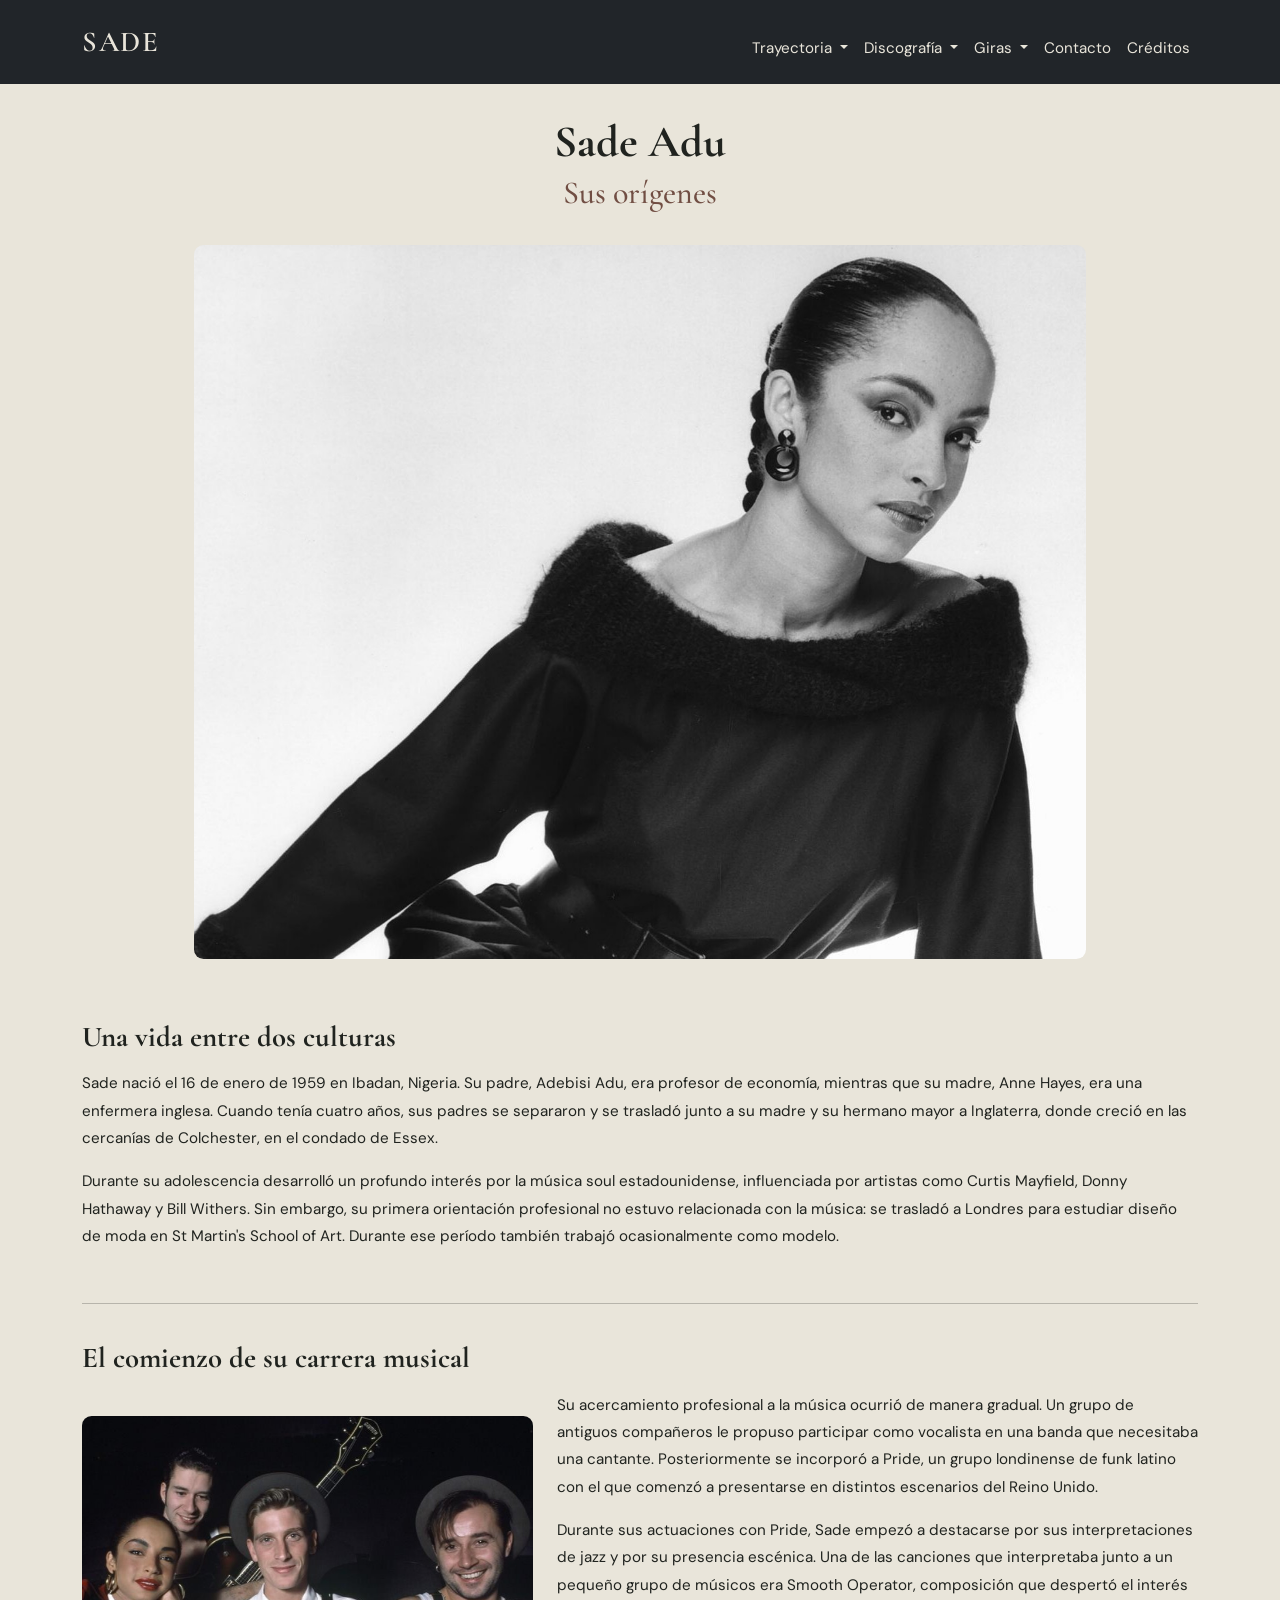
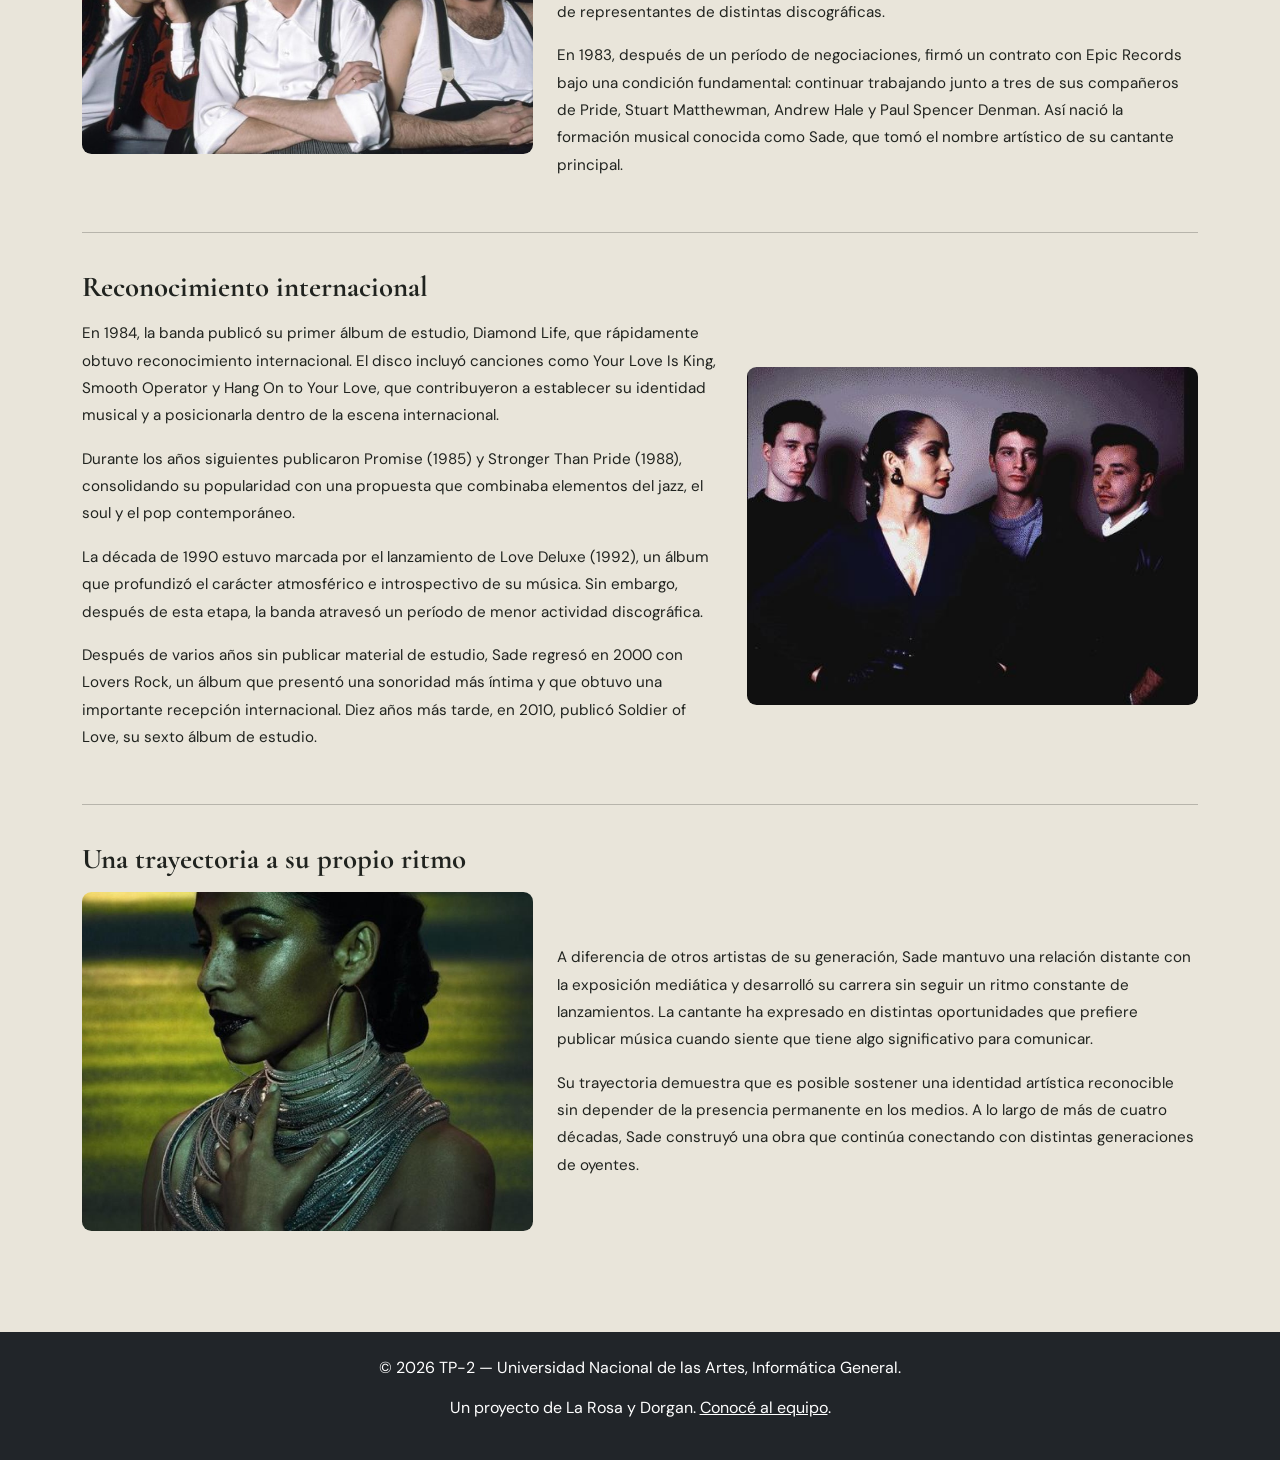
<file: seccion-1/index.html>
<!DOCTYPE html>
<html lang="es">
    <head>
        <meta charset="utf-8">
        <meta name="viewport" content="width=device-width, initial-scale=1">
        <!-- meta viewport configura el área visible de la página en los dispositivos,
       para poder adaptar el contenido a diferentes tamaños de pantalla.

        name="viewport": indica que se está configurando el área visible de la página.

        width=device-width: establece el ancho del viewport para que coincida con el ancho
        de la pantalla del dispositivo.

        initial-scale=1: establece el nivel de zoom inicial en 100%, es decir, sin ampliación
        ni reducción al cargar la página. -->

        <title>Sade Adu: biografía</title>

        <!--FUENTES-->
        <link rel="preconnect" href="https://fonts.googleapis.com">
        <link rel="preconnect" href="https://fonts.gstatic.com" crossorigin>
        <link href="https://fonts.googleapis.com/css2?family=Cormorant+Garamond:ital,wght@0,300..700;1,300..700&family=DM+Sans:ital,opsz,wght@0,9..40,100..1000;1,9..40,100..1000&display=swap" rel="stylesheet">
        
        <!-- Bootstrap CSS -->
        <link href="https://cdn.jsdelivr.net/npm/bootstrap@5.3.8/dist/css/bootstrap.min.css" rel="stylesheet">
        <!-- Propio CSS -->
        <link href="../css/estilos.css" rel="stylesheet">
    </head>
    <body>
        <header>
            <nav class="navbar navbar-expand-lg navbar-dark bg-dark">
                <div class="container">

                    <a class="navbar-brand" href="../index.html">SADE</a>

                    <button class="navbar-toggler" type="button"
                        data-bs-toggle="collapse" data-bs-target="#menuSade"
                        aria-controls="menuSade" aria-expanded="false"
                        aria-label="Abrir navegación">

                        <span class="navbar-toggler-icon"></span>

                    </button>

                    <div class="collapse navbar-collapse" id="menuSade">

                        <ul class="navbar-nav ms-auto">

                            <!-- TRAYECTORIA -->
                            <li class="nav-item dropdown">
                                <a class="nav-link dropdown-toggle" href="#"
                                    role="button" data-bs-toggle="dropdown"
                                    aria-expanded="false">
                                    Trayectoria </a>

                                <ul class="dropdown-menu">
                                    <li>
                                        <a class="dropdown-item" href="index.html">Biografía</a>
                                    </li>

                                    <li>
                                        <a class="dropdown-item" href="evolucion.html">Evolución artística</a>
                                    </li>
                                </ul>
                            </li>

                            <!-- DISCOGRAFÍA -->
                            <li class="nav-item dropdown">
                                <a class="nav-link dropdown-toggle" href="#"
                                    role="button" data-bs-toggle="dropdown"
                                    aria-expanded="false">
                                    Discografía </a>

                                <ul class="dropdown-menu">
                                    <li>
                                        <a class="dropdown-item" href="../seccion-2/index.html">Álbumes </a>
                                    </li>

                                    <li>
                                        <a class="dropdown-item" href="../seccion-2/identidad-visual.html">Identidad visual </a>
                                    </li>
                                </ul>
                            </li>

                            <!-- GIRAS -->
                            <li class="nav-item dropdown">
                                <a class="nav-link dropdown-toggle" href="#"
                                    role="button" data-bs-toggle="dropdown"
                                    aria-expanded="false">
                                    Giras
                                </a>

                                <ul class="dropdown-menu">
                                    <li>
                                        <a class="dropdown-item" href="../seccion-3/index.html">Recorrido en vivo</a>
                                    </li>

                                    <li>
                                        <a class="dropdown-item" href="../seccion-3/legado.html">Legado</a>
                                    </li>
                                </ul>
                            </li>

                            <!-- CONTACTO -->
                            <li class="nav-item">
                                <a class="nav-link" href="../contacto.html">Contacto</a>
                            </li>

                            <!-- CRÉDITOS -->
                            <li class="nav-item">
                                <a class="nav-link" href="../creditos.html">Créditos</a>
                            </li>
                        </ul>
                    </div>
                </div>
            </nav>
        </header>
        <main>
            <div class="container paginaContenedor">

                <div class="encabezadoPagina text-center">
                    <h1 class="tituloPagina">Sade Adu</h1>
                    <h2 class="subtituloPagina">Sus orígenes</h2>
                </div>

                <img src="../img/biografia/biografia-1.jpg" class="img-fluid d-block mx-auto imagenPrincipal" alt="Retrato de Sade">

                <section class="bloqueTexto">
                    <h3>Una vida entre dos culturas</h3>
                    
                    <p>Sade nació el 16 de enero de 1959 en Ibadan, Nigeria. Su padre, Adebisi Adu, era profesor de economía, mientras que su madre, Anne Hayes, era una enfermera inglesa. Cuando tenía cuatro años, sus padres se separaron y se trasladó junto a su madre y su hermano mayor a Inglaterra, donde creció en las cercanías de Colchester, en el condado de Essex. </p>

                    <p>Durante su adolescencia desarrolló un profundo interés por la música soul estadounidense, influenciada por artistas como Curtis Mayfield, Donny Hathaway y Bill Withers. Sin embargo, su primera orientación profesional no estuvo relacionada con la música: se trasladó a Londres para estudiar diseño de moda en St Martin's School of Art. Durante ese período también trabajó ocasionalmente como modelo.</p>
                </section>

                <hr>

                <section class="bloqueTexto">
                    <h3>El comienzo de su carrera musical</h3>

                    <div class="row align-items-center g-4">

                        <div class="col-12 col-md-5">
                            <div class="ratio ratio-4x3">
                                <img src="../img/biografia/biografia-2.jpg" class="w-100 h-100 object-fit-cover imagenApartado" alt="Sade y su banda">
                            </div>
                        </div>

                        <div class="col-12 col-md-7">
                            <p>Su acercamiento profesional a la música ocurrió de manera gradual. Un grupo de antiguos compañeros le propuso participar como vocalista en una banda que necesitaba una cantante. Posteriormente se incorporó a Pride, un grupo londinense de funk latino con el que comenzó a presentarse en distintos escenarios del Reino Unido.</p>

                            <p>Durante sus actuaciones con Pride, Sade empezó a destacarse por sus interpretaciones de jazz y por su presencia escénica. Una de las canciones que interpretaba junto a un pequeño grupo de músicos era Smooth Operator, composición que despertó el interés de representantes de distintas discográficas.</p>

                            <p>En 1983, después de un período de negociaciones, firmó un contrato con Epic Records bajo una condición fundamental: continuar trabajando junto a tres de sus compañeros de Pride, Stuart Matthewman, Andrew Hale y Paul Spencer Denman. Así nació la formación musical conocida como Sade, que tomó el nombre artístico de su cantante principal.</p>
                        </div>
                    </div>
                </section>

                <hr>

                <section class="bloqueTexto">

                    <h3>Reconocimiento internacional</h3>
                    
                    <div class="row align-items-center g-4">

                        <div class="col-12 col-md-7">
                            <p>En 1984, la banda publicó su primer álbum de estudio, Diamond Life, que rápidamente obtuvo reconocimiento internacional. El disco incluyó canciones como Your Love Is King, Smooth Operator y Hang On to Your Love, que contribuyeron a establecer su identidad musical y a posicionarla dentro de la escena internacional.</p>

                            <p>Durante los años siguientes publicaron Promise (1985) y Stronger Than Pride (1988), consolidando su popularidad con una propuesta que combinaba elementos del jazz, el soul y el pop contemporáneo.</p>

                            <p>La década de 1990 estuvo marcada por el lanzamiento de Love Deluxe (1992), un álbum que profundizó el carácter atmosférico e introspectivo de su música. Sin embargo, después de esta etapa, la banda atravesó un período de menor actividad discográfica.</p>

                            <p>Después de varios años sin publicar material de estudio, Sade regresó en 2000 con Lovers Rock, un álbum que presentó una sonoridad más íntima y que obtuvo una importante recepción internacional. Diez años más tarde, en 2010, publicó Soldier of Love, su sexto álbum de estudio.</p>
                        </div>

                        <div class="col-12 col-md-5">
                            <div class="ratio ratio-4x3">
                                <img src="../img/biografia/biografia-3.jpg" class="w-100 h-100 object-fit-cover imagenApartado" alt="Sade y su banda">
                            </div>
                        </div>
                    </div>
                </section>

                <hr>

                <article class="bloqueTexto">
                    <h3>Una trayectoria a su propio ritmo</h3>

                    <div class="row align-items-center g-4">
                        <div class="col-12 col-md-5">
                            <div class="ratio ratio-4x3">
                                <img src="../img/biografia/biografia-4.jpg" class="w-100 h-100 object-fit-cover imagenApartado" alt="Retrato de Sade">
                            </div>
                        </div>
                        <div class="col-12 col-md-7">
                            <p>A diferencia de otros artistas de su generación, Sade mantuvo una relación distante con la exposición mediática y desarrolló su carrera sin seguir un ritmo constante de lanzamientos. La cantante ha expresado en distintas oportunidades que prefiere publicar música cuando siente que tiene algo significativo para comunicar.</p>
                            <p>Su trayectoria demuestra que es posible sostener una identidad artística reconocible sin depender de la presencia permanente en los medios. A lo largo de más de cuatro décadas, Sade construyó una obra que continúa conectando con distintas generaciones de oyentes.</p>
                        </div>
                    </div>
                </article>
            </div>
        </main>
        
        <footer class="bg-dark text-white text-center py-4">

            <p>&copy; 2026 TP-2 — Universidad Nacional de las Artes, Informática General.</p>

            <p>
                Un proyecto de La Rosa y Dorgan.
                <a href="../creditos.html" class="text-white">Conocé al equipo</a>.
            </p>

        </footer>

    <!-- Bootstrap JavaScript -->
    <script src="https://cdn.jsdelivr.net/npm/bootstrap@5.3.8/dist/js/bootstrap.bundle.min.js"></script>
    </body>
</html>
</file>
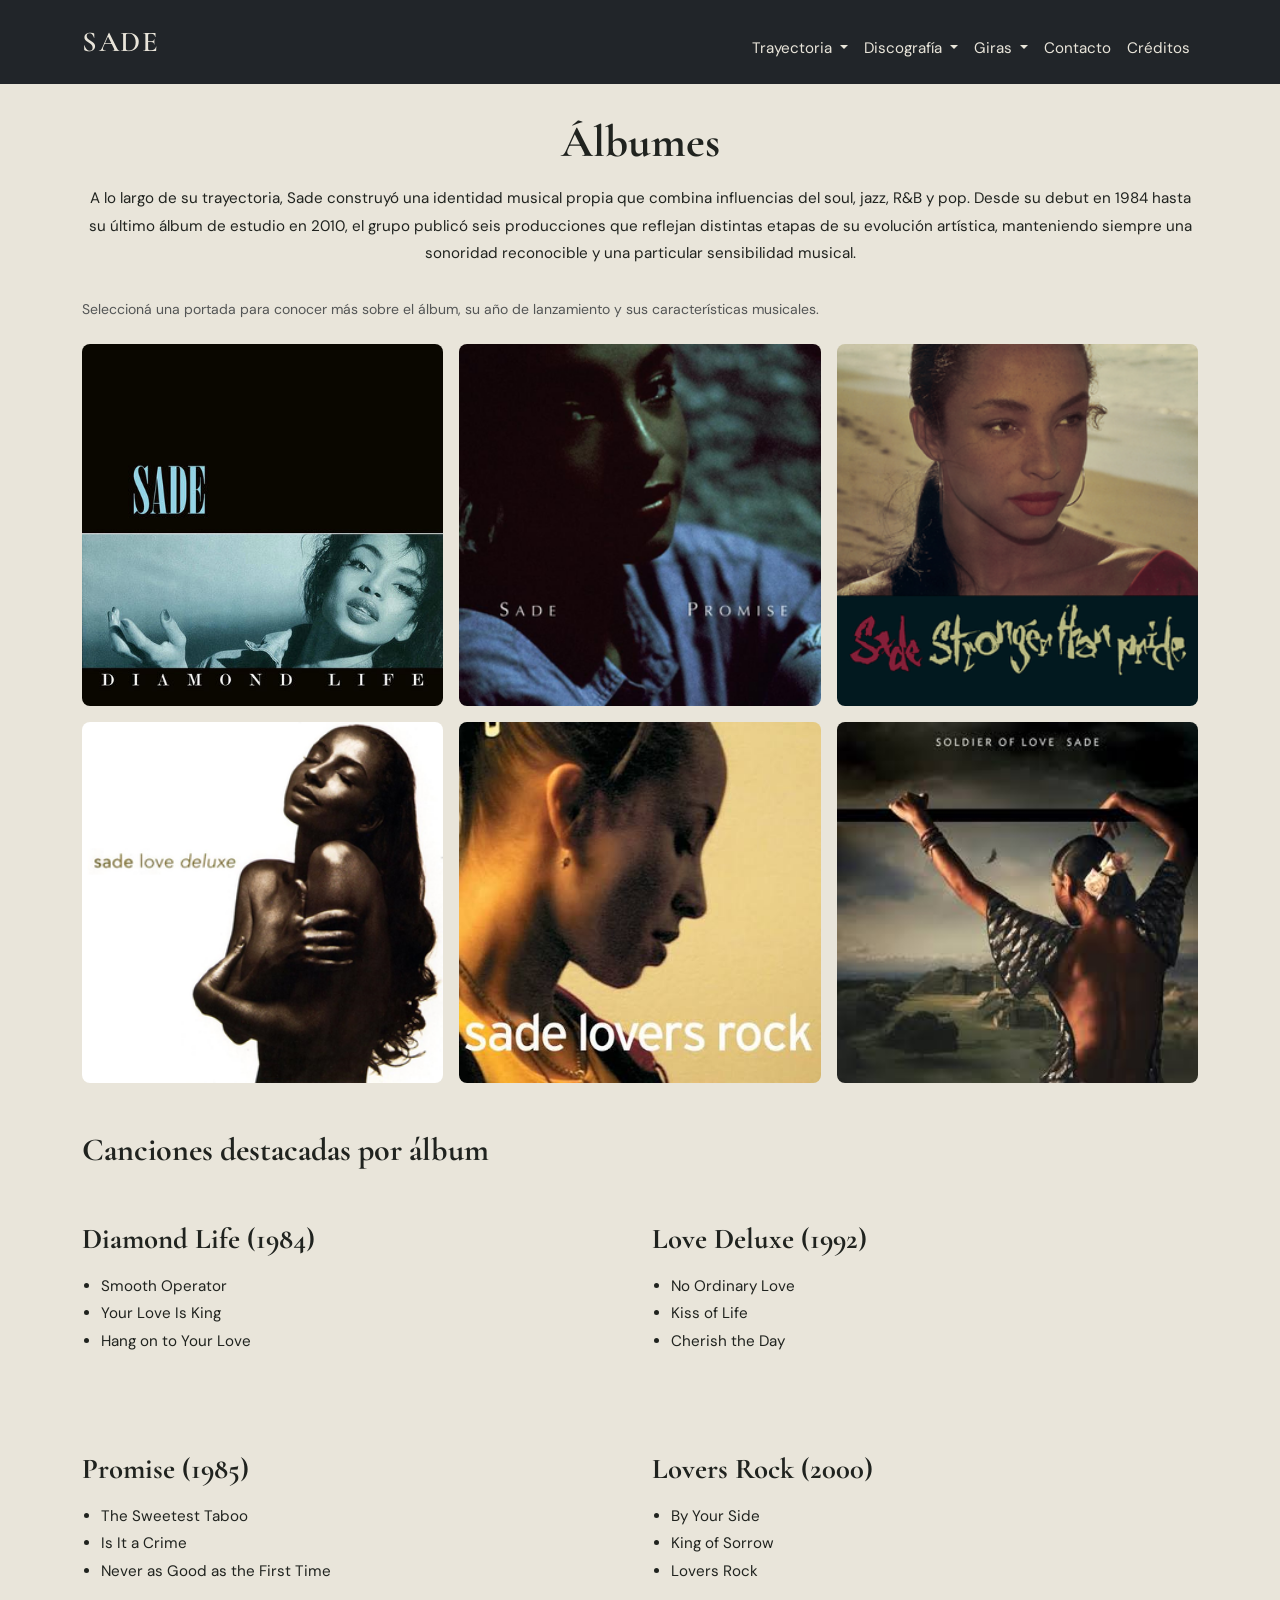
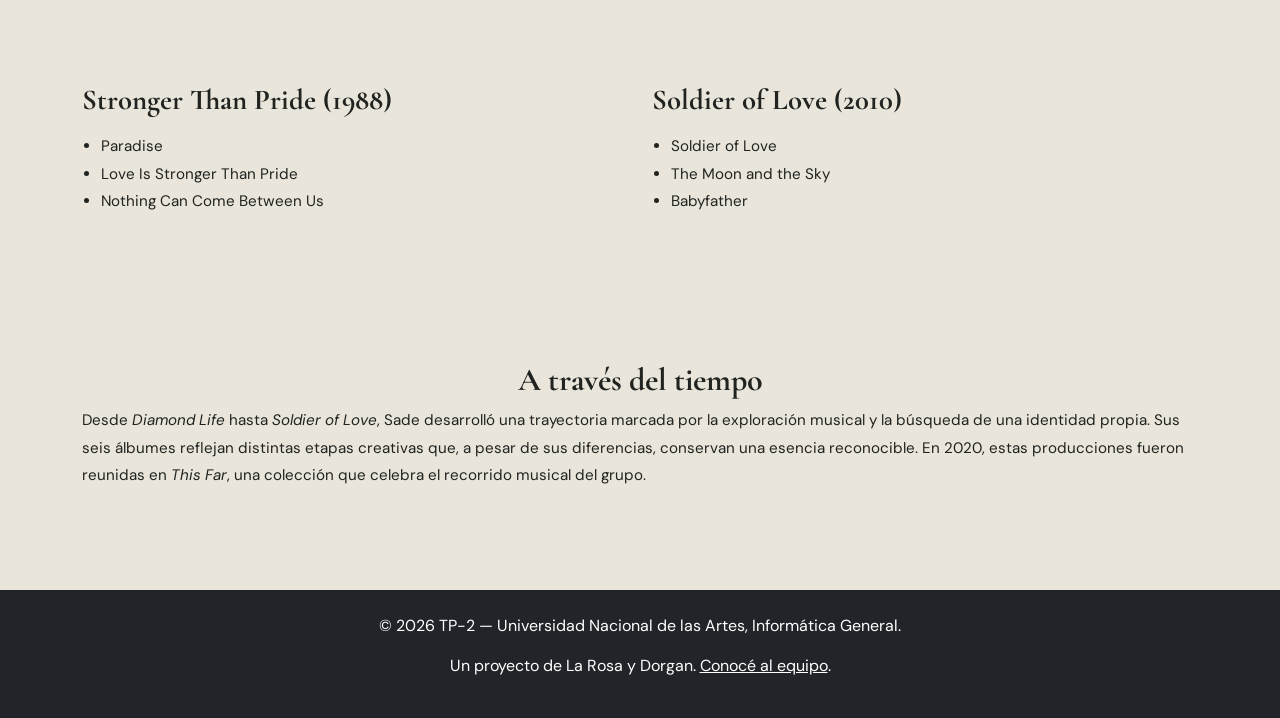
<file: seccion-2/index.html>
<!DOCTYPE html>
<html lang="es">
    <head>
        <meta charset="utf-8">
        <meta name="viewport" content="width=device-width, initial-scale=1">

        <!-- meta viewport configura el área visible de la página en los dispositivos,
        para poder adaptar el contenido a diferentes tamaños de pantalla.

        name="viewport": indica que se está configurando el área visible de la página.

        width=device-width: establece el ancho del viewport para que coincida con el ancho
        de la pantalla del dispositivo.

        initial-scale=1: establece el nivel de zoom inicial en 100%, es decir, sin ampliación
        ni reducción al cargar la página. -->

        <title>Sade Adu: álbumes</title>

        <!-- FUENTES -->
        <link rel="preconnect" href="https://fonts.googleapis.com">
        <link rel="preconnect" href="https://fonts.gstatic.com" crossorigin>
        <link href="https://fonts.googleapis.com/css2?family=Cormorant+Garamond:ital,wght@0,300..700;1,300..700&family=DM+Sans:ital,opsz,wght@0,9..40,100..1000;1,100..1000&display=swap" rel="stylesheet">

        <!-- Bootstrap CSS -->
        <link href="https://cdn.jsdelivr.net/npm/bootstrap@5.3.8/dist/css/bootstrap.min.css" rel="stylesheet">

        <!-- Propio CSS -->
        <link href="../css/estilos.css" rel="stylesheet">
    </head>

    <body>
        <header>
            <nav class="navbar navbar-expand-lg navbar-dark bg-dark">
                <div class="container">

                    <a class="navbar-brand" href="../index.html">SADE</a>

                    <button class="navbar-toggler" type="button"
                        data-bs-toggle="collapse" data-bs-target="#menuSade"
                        aria-controls="menuSade" aria-expanded="false"
                        aria-label="Abrir navegación">

                        <span class="navbar-toggler-icon"></span>

                    </button>

                    <div class="collapse navbar-collapse" id="menuSade">

                        <ul class="navbar-nav ms-auto">

                            <!-- TRAYECTORIA -->
                            <li class="nav-item dropdown">
                                <a class="nav-link dropdown-toggle" href="#"
                                    role="button" data-bs-toggle="dropdown"
                                    aria-expanded="false">
                                    Trayectoria
                                </a>

                                <ul class="dropdown-menu">
                                    <li>
                                        <a class="dropdown-item" href="../seccion-1/index.html">Biografía</a>
                                    </li>

                                    <li>
                                        <a class="dropdown-item" href="../seccion-1/evolucion.html">Evolución artística</a>
                                    </li>
                                </ul>
                            </li>

                            <!-- DISCOGRAFÍA -->
                            <li class="nav-item dropdown">
                                <a class="nav-link dropdown-toggle" href="#"
                                    role="button" data-bs-toggle="dropdown"
                                    aria-expanded="false">
                                    Discografía
                                </a>

                                <ul class="dropdown-menu">
                                    <li>
                                        <a class="dropdown-item" href="index.html">Álbumes</a>
                                    </li>

                                    <li>
                                        <a class="dropdown-item" href="identidad-visual.html">Identidad visual</a>
                                    </li>
                                </ul>
                            </li>

                            <!-- GIRAS -->
                            <li class="nav-item dropdown">
                                <a class="nav-link dropdown-toggle" href="#"
                                    role="button" data-bs-toggle="dropdown"
                                    aria-expanded="false">
                                    Giras
                                </a>

                                <ul class="dropdown-menu">
                                    <li>
                                        <a class="dropdown-item" href="../seccion-3/index.html">Recorrido en vivo</a>
                                    </li>

                                    <li>
                                        <a class="dropdown-item" href="../seccion-3/legado.html">Legado</a>
                                    </li>
                                </ul>
                            </li>

                            <!-- CONTACTO -->
                            <li class="nav-item">
                                <a class="nav-link" href="../contacto.html">Contacto</a>
                            </li>

                            <!-- CRÉDITOS -->
                            <li class="nav-item">
                                <a class="nav-link" href="../creditos.html">Créditos</a>
                            </li>

                        </ul>
                    </div>
                </div>
            </nav>
        </header>

        <main>

            <!-- container: centra el contenido y establece un ancho máximo
            que se adapta al tamaño de pantalla. -->
            <div class="container paginaContenedor">

                <!-- INTRODUCCIÓN -->
                <!-- text-center: centra el texto. -->
                <section class="text-center encabezadoPagina">

                    <h1 class="tituloPagina">Álbumes</h1>

                    <p class="textoIntroduccion">
                        A lo largo de su trayectoria, Sade construyó una identidad
                        musical propia que combina influencias del soul, jazz, R&B
                        y pop. Desde su debut en 1984 hasta su último álbum de
                        estudio en 2010, el grupo publicó seis producciones que
                        reflejan distintas etapas de su evolución artística,
                        manteniendo siempre una sonoridad reconocible y una
                        particular sensibilidad musical.
                    </p>

                </section>

                <!-- GALERÍA DE ÁLBUMES -->

                <p class="text-muted small mb-4">
                    Seleccioná una portada para conocer más sobre el álbum,
                    su año de lanzamiento y sus características musicales.
                </p>

                <!-- row: crea una fila para organizar las columnas.
                g-3: establece un espacio entre las imágenes. -->
                <section class="row g-3 mb-5" aria-label="Galería de álbumes">

                    <!-- col-12: ocupa todo el ancho en celulares (1 imagen por fila).
                    col-md-6: ocupa la mitad del ancho en pantallas medianas (2 por fila).
                    col-lg-4: ocupa un tercio del ancho en pantallas grandes (3 por fila). -->

                    <div class="col-12 col-md-6 col-lg-4">

                        <!-- ratio ratio-1x1: establece un espacio cuadrado.
                        object-fit-cover: hace que la imagen cubra el espacio
                        sin deformarse, recortando lo necesario.
                        data-bs-toggle="modal": identifica el botón como disparador de un modal.
                        data-bs-target: indica qué modal se abrirá.
                        data-album: permite identificar el álbum seleccionado desde JavaScript. -->

                        <button type="button"
                            class="btn p-0 w-100 portadaAlbum ratio ratio-1x1"
                            data-bs-toggle="modal"
                            data-bs-target="#modalAlbum"
                            data-album="diamond-life">

                            <img src="../img/discografia/discografia-1.png"
                                class="object-fit-cover"
                                alt="Portada de Diamond Life">

                        </button>

                    </div>

                    <div class="col-12 col-md-6 col-lg-4">

                        <button type="button"
                            class="btn p-0 w-100 portadaAlbum ratio ratio-1x1"
                            data-bs-toggle="modal"
                            data-bs-target="#modalAlbum"
                            data-album="promise">

                            <img src="../img/discografia/discografia-2.png"
                                class="object-fit-cover"
                                alt="Portada de Promise">

                        </button>

                    </div>

                    <div class="col-12 col-md-6 col-lg-4">

                        <button type="button"
                            class="btn p-0 w-100 portadaAlbum ratio ratio-1x1"
                            data-bs-toggle="modal"
                            data-bs-target="#modalAlbum"
                            data-album="stronger-than-pride">

                            <img src="../img/discografia/discografia-3.png"
                                class="object-fit-cover"
                                alt="Portada de Stronger Than Pride">

                        </button>

                    </div>

                    <div class="col-12 col-md-6 col-lg-4">

                        <button type="button"
                            class="btn p-0 w-100 portadaAlbum ratio ratio-1x1"
                            data-bs-toggle="modal"
                            data-bs-target="#modalAlbum"
                            data-album="love-deluxe">

                            <img src="../img/discografia/discografia-4.png"
                                class="object-fit-cover"
                                alt="Portada de Love Deluxe">

                        </button>

                    </div>

                    <div class="col-12 col-md-6 col-lg-4">

                        <button type="button"
                            class="btn p-0 w-100 portadaAlbum ratio ratio-1x1"
                            data-bs-toggle="modal"
                            data-bs-target="#modalAlbum"
                            data-album="lovers-rock">

                            <img src="../img/discografia/discografia-5.png"
                                class="object-fit-cover"
                                alt="Portada de Lovers Rock">

                        </button>

                    </div>

                    <div class="col-12 col-md-6 col-lg-4">

                        <button type="button"
                            class="btn p-0 w-100 portadaAlbum ratio ratio-1x1"
                            data-bs-toggle="modal"
                            data-bs-target="#modalAlbum"
                            data-album="soldier-of-love">

                            <img src="../img/discografia/discografia-6.png"
                                class="object-fit-cover"
                                alt="Portada de Soldier of Love">

                        </button>

                    </div>

                </section>

                <!-- VENTANA MODAL: INFORMACIÓN DEL ÁLBUM -->

                <!--
                - modal: identifica el componente como una ventana modal.
                - fade: agrega una transición suave al abrir y cerrar.
                - id="modalAlbum": es el identificador que usamos en data-bs-target
                  para conectar los botones con esta ventana.
                - role="dialog": identifica la ventana como un diálogo.
                - aria-labelledby: relaciona el modal con su título.
                - aria-hidden: indica que inicialmente está oculto.
                - modal-dialog: contiene y organiza la ventana.
                - modal-dialog-centered: centra la ventana verticalmente.
                - modal-content: contiene todo lo que se muestra dentro.
                - modal-header: es el encabezado, donde aparece el título y el botón para cerrar.
                - modal-title: identifica el título de la ventana.
                - btn-close: es el botón de cierre.
                - data-bs-dismiss="modal": le indica a Bootstrap que debe cerrar la ventana al hacer clic.
                - modal-body: es el espacio donde mostramos la información de cada álbum.
                -->

                <div class="modal fade" id="modalAlbum" tabindex="-1"
                    role="dialog" aria-labelledby="modalAlbumTitulo"
                    aria-hidden="true">

                    <div class="modal-dialog modal-dialog-centered">

                        <div class="modal-content">

                            <!-- ENCABEZADO -->
                            <div class="modal-header">

                                <h2 class="modal-title" id="modalAlbumTitulo">
                                    Información del álbum
                                </h2>

                                <button type="button" class="btn-close"
                                    data-bs-dismiss="modal" aria-label="Cerrar">
                                </button>

                            </div>

                            <!-- CONTENIDO -->
                            <div class="modal-body">

                                <p id="modalAlbumFecha"></p>

                                <div id="modalAlbumContenido">
                                    <p>Información del álbum seleccionado.</p>
                                </div>

                            </div>

                        </div>

                    </div>

                </div>

                <!-- CANCIONES DESTACADAS -->

                <!-- mb-5: agrega espacio inferior para separar esta sección
                de la siguiente. -->
                <section class="mb-5">

                    <h2 class="tituloSeccion">Canciones destacadas por álbum</h2>

                    <div class="row g-4 mt-2">

                        <!-- col-12: ocupa todo el ancho en pantallas pequeñas.
                        col-md-6: ocupa la mitad del ancho desde pantallas medianas. -->
                        <div class="col-12 col-md-6">

                            <div class="bloqueTexto">
                                <h3>Diamond Life (1984)</h3>
                                <ul>
                                    <li>Smooth Operator</li>
                                    <li>Your Love Is King</li>
                                    <li>Hang on to Your Love</li>
                                </ul>
                            </div>

                            <div class="bloqueTexto">
                                <h3>Promise (1985)</h3>
                                <ul>
                                    <li>The Sweetest Taboo</li>
                                    <li>Is It a Crime</li>
                                    <li>Never as Good as the First Time</li>
                                </ul>
                            </div>

                            <div class="bloqueTexto">
                                <h3>Stronger Than Pride (1988)</h3>
                                <ul>
                                    <li>Paradise</li>
                                    <li>Love Is Stronger Than Pride</li>
                                    <li>Nothing Can Come Between Us</li>
                                </ul>
                            </div>

                        </div>

                        <div class="col-12 col-md-6">

                            <div class="bloqueTexto">
                                <h3>Love Deluxe (1992)</h3>
                                <ul>
                                    <li>No Ordinary Love</li>
                                    <li>Kiss of Life</li>
                                    <li>Cherish the Day</li>
                                </ul>
                            </div>

                            <div class="bloqueTexto">
                                <h3>Lovers Rock (2000)</h3>
                                <ul>
                                    <li>By Your Side</li>
                                    <li>King of Sorrow</li>
                                    <li>Lovers Rock</li>
                                </ul>
                            </div>

                            <div class="bloqueTexto">
                                <h3>Soldier of Love (2010)</h3>
                                <ul>
                                    <li>Soldier of Love</li>
                                    <li>The Moon and the Sky</li>
                                    <li>Babyfather</li>
                                </ul>
                            </div>

                        </div>

                    </div>

                </section>

                <!-- CIERRE -->

                <!-- mt-5: agrega margen superior para separar el cierre
                de la sección anterior. -->
                <section class="mt-5 bloqueTexto">

                    <h2 class="text-center tituloSeccion">A través del tiempo</h2>

                    <p>
                        Desde <em>Diamond Life</em> hasta <em>Soldier of Love</em>,
                        Sade desarrolló una trayectoria marcada por la exploración
                        musical y la búsqueda de una identidad propia. Sus seis
                        álbumes reflejan distintas etapas creativas que, a pesar
                        de sus diferencias, conservan una esencia reconocible.
                        En 2020, estas producciones fueron reunidas en
                        <em>This Far</em>, una colección que celebra el recorrido
                        musical del grupo.
                    </p>

                </section>

            </div>

        </main>

        <footer class="bg-dark text-white text-center py-4">

            <p>&copy; 2026 TP-2 — Universidad Nacional de las Artes, Informática General.</p>

            <p>
                Un proyecto de La Rosa y Dorgan.
                <a href="../creditos.html" class="text-white">Conocé al equipo</a>.
            </p>

        </footer>

        <!-- Bootstrap JavaScript -->
        <script src="https://cdn.jsdelivr.net/npm/bootstrap@5.3.8/dist/js/bootstrap.bundle.min.js"></script>

        <script src="../js/galeria.js"></script>

    </body>
</html>
</file>
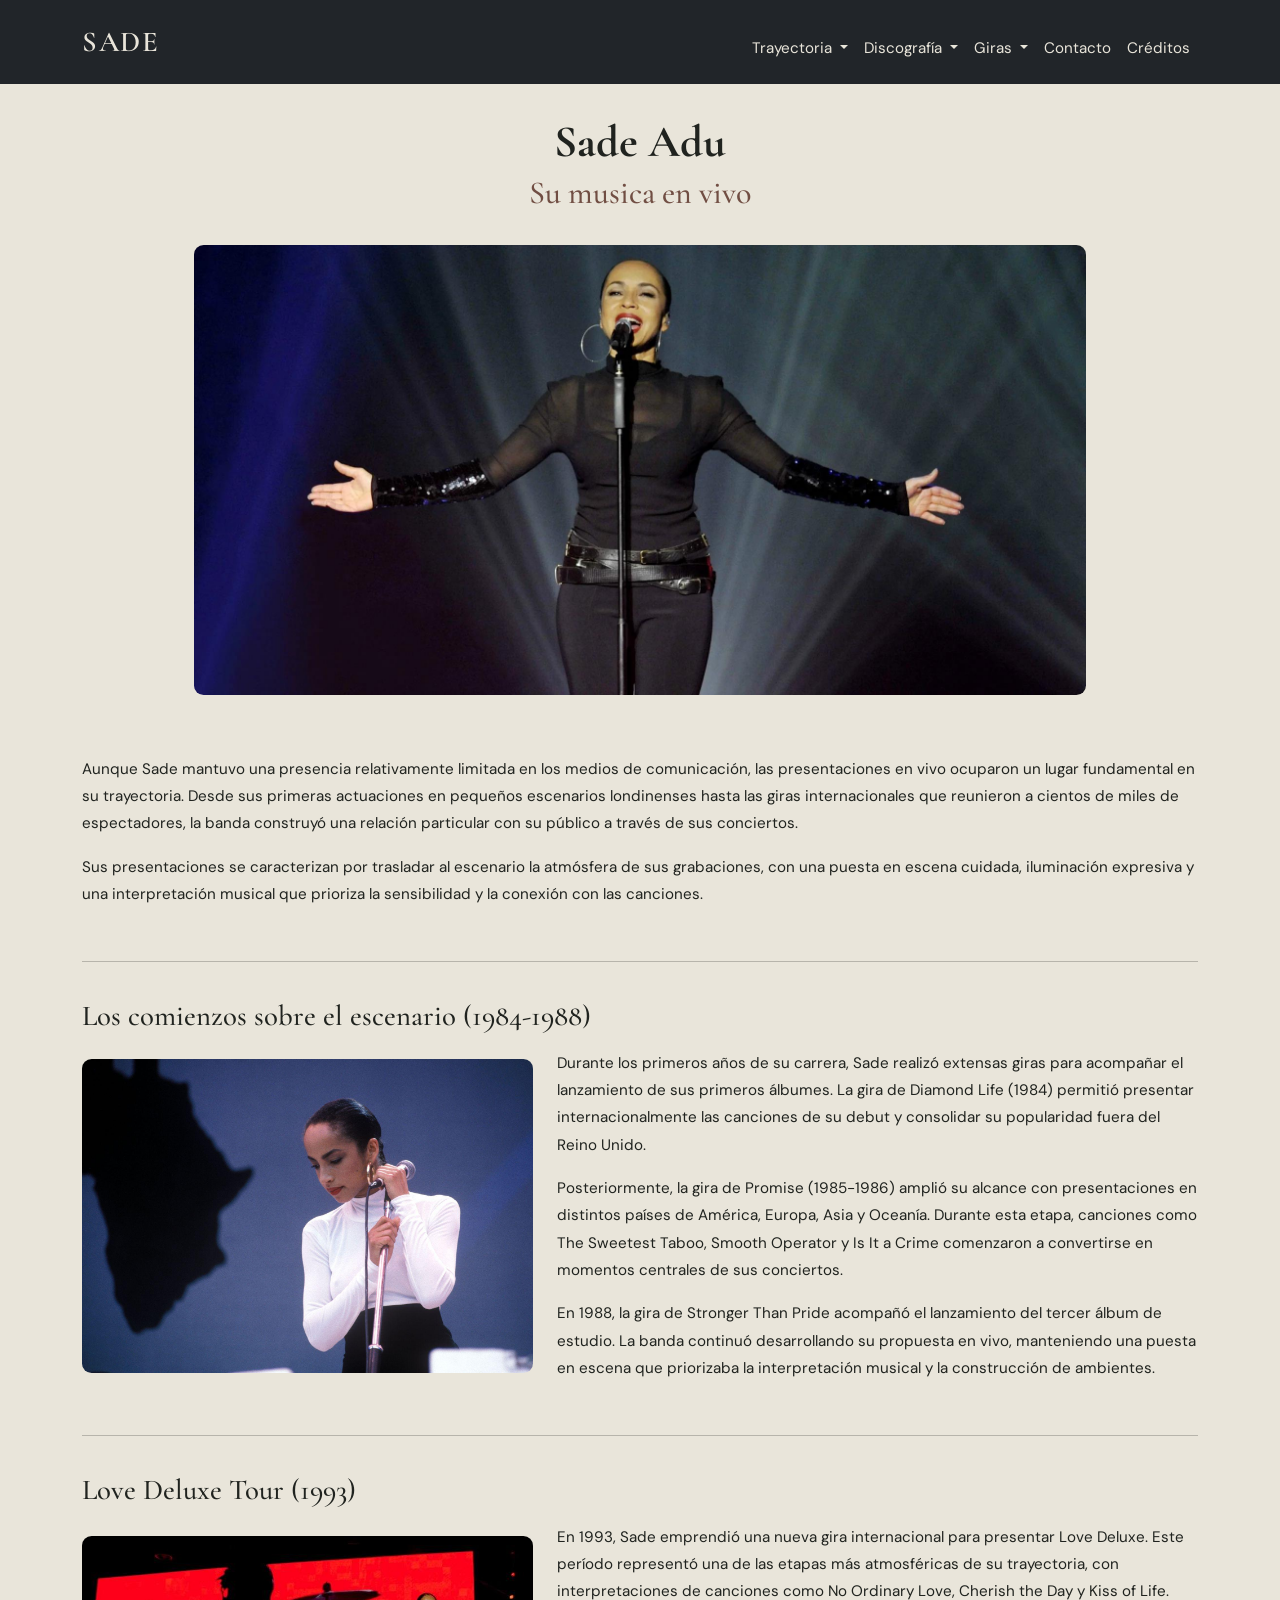
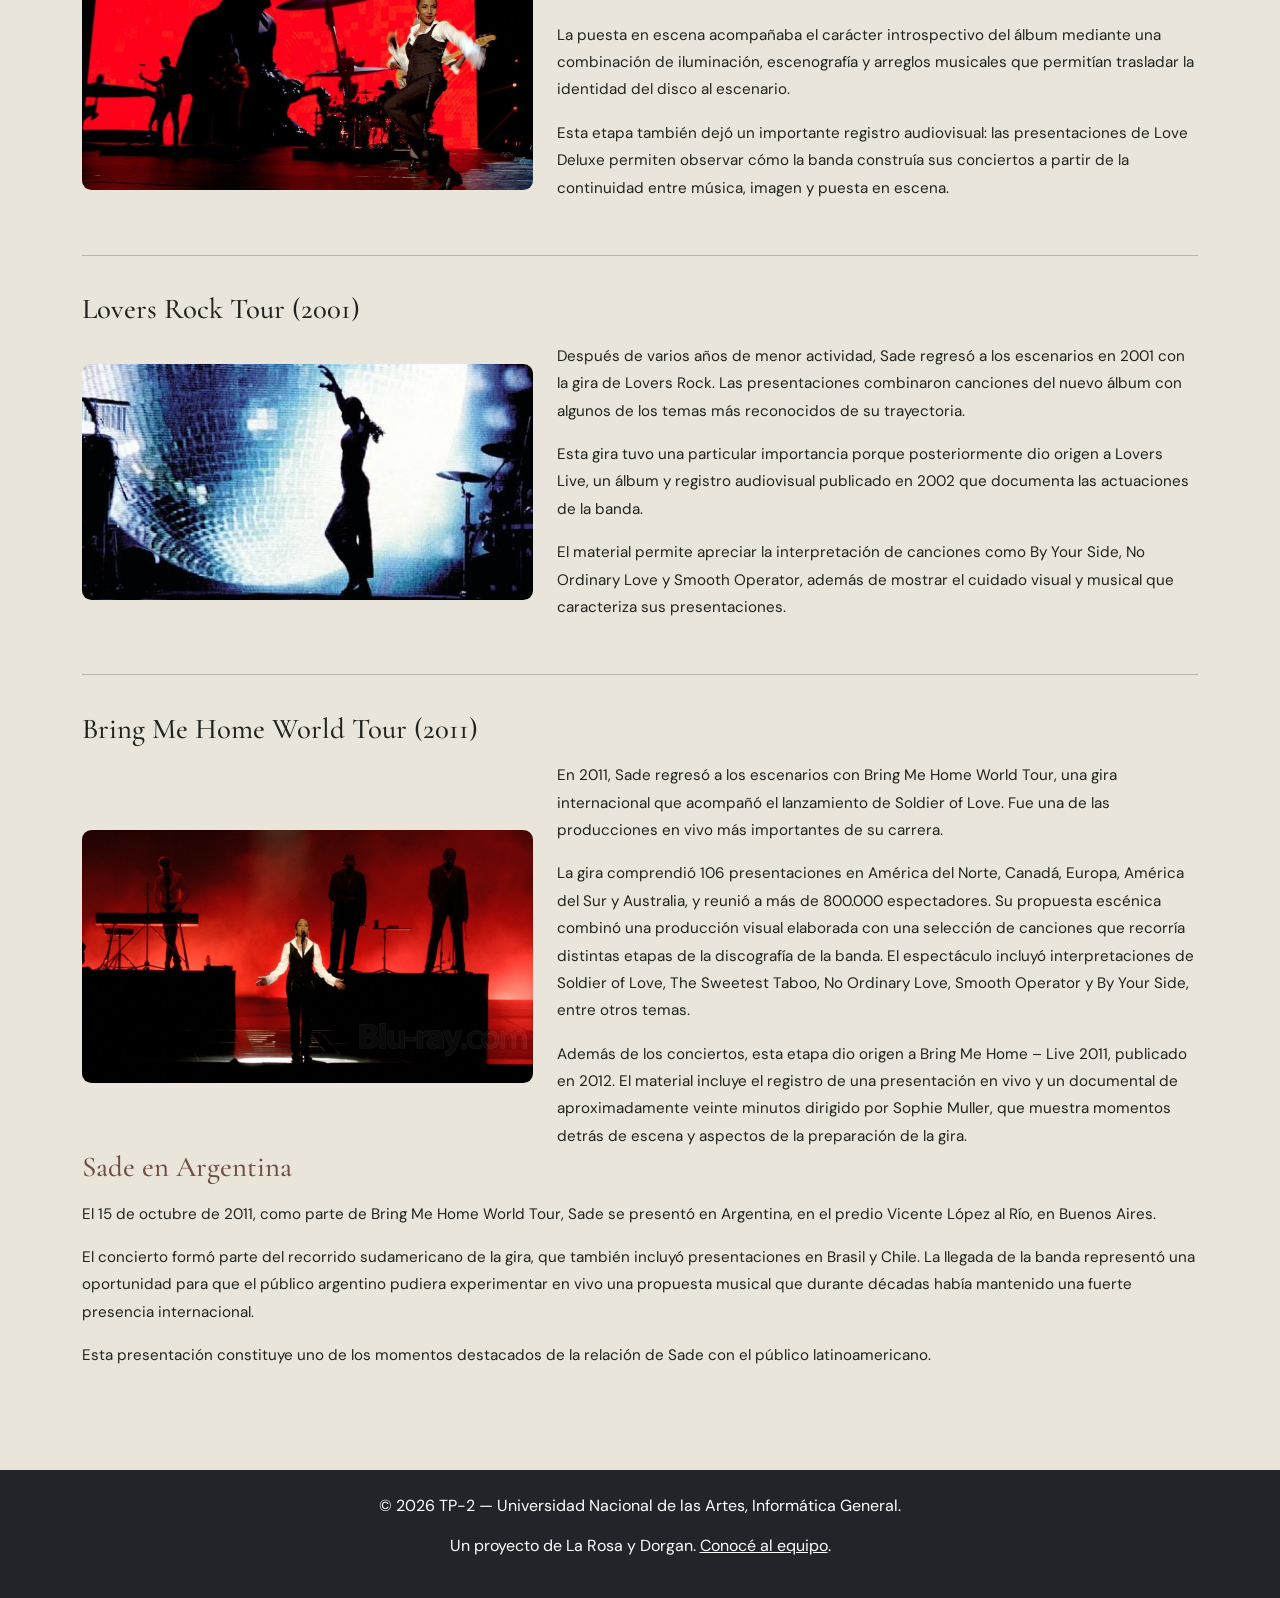
<file: seccion-3/index.html>
<!DOCTYPE html>
<html lang="es">
    <head>
        <meta charset="utf-8">
        <meta name="viewport" content="width=device-width, initial-scale=1">
        <!-- meta viewport configura el área visible de la página en los dispositivos,
       para poder adaptar el contenido a diferentes tamaños de pantalla.

        name="viewport": indica que se está configurando el área visible de la página.

        width=device-width: establece el ancho del viewport para que coincida con el ancho
        de la pantalla del dispositivo.

        initial-scale=1: establece el nivel de zoom inicial en 100%, es decir, sin ampliación
        ni reducción al cargar la página. -->

        <title>Sade Adu: giras</title>

        <!--FUENTES-->
        <link rel="preconnect" href="https://fonts.googleapis.com">
        <link rel="preconnect" href="https://fonts.gstatic.com" crossorigin>
        <link href="https://fonts.googleapis.com/css2?family=Cormorant+Garamond:ital,wght@0,300..700;1,300..700&family=DM+Sans:ital,opsz,wght@0,9..40,100..1000;1,9..40,100..1000&display=swap" rel="stylesheet">
        
        <link href="https://cdn.jsdelivr.net/npm/bootstrap@5.3.8/dist/css/bootstrap.min.css" rel="stylesheet">
        <!-- Propio CSS -->
        <link href="../css/estilos.css" rel="stylesheet">
    </head>
    <body>
        <header>
            <nav class="navbar navbar-expand-lg navbar-dark bg-dark">
                <div class="container">

                    <a class="navbar-brand" href="../index.html">SADE</a>

                    <button class="navbar-toggler" type="button"
                        data-bs-toggle="collapse" data-bs-target="#menuSade"
                        aria-controls="menuSade" aria-expanded="false"
                        aria-label="Abrir navegación">

                        <span class="navbar-toggler-icon"></span>

                    </button>

                    <div class="collapse navbar-collapse" id="menuSade">

                        <ul class="navbar-nav ms-auto">

                            <!-- TRAYECTORIA -->
                            <li class="nav-item dropdown">
                                <a class="nav-link dropdown-toggle" href="#"
                                    role="button" data-bs-toggle="dropdown"
                                    aria-expanded="false">
                                    Trayectoria </a>

                                <ul class="dropdown-menu">
                                    <li>
                                        <a class="dropdown-item" href="../seccion-1/index.html">Biografía</a>
                                    </li>

                                    <li>
                                        <a class="dropdown-item" href="../seccion-1/evolucion.html">Evolución artística</a>
                                    </li>
                                </ul>
                            </li>

                            <!-- DISCOGRAFÍA -->
                            <li class="nav-item dropdown">
                                <a class="nav-link dropdown-toggle" href="#"
                                    role="button" data-bs-toggle="dropdown"
                                    aria-expanded="false">
                                    Discografía </a>

                                <ul class="dropdown-menu">
                                    <li>
                                        <a class="dropdown-item" href="../seccion-2/index.html">Álbumes </a>
                                    </li>

                                    <li>
                                        <a class="dropdown-item" href="../seccion-2/identidad-visual.html">Identidad visual </a>
                                    </li>
                                </ul>
                            </li>

                            <!-- GIRAS -->
                            <li class="nav-item dropdown">
                                <a class="nav-link dropdown-toggle" href="#"
                                    role="button" data-bs-toggle="dropdown"
                                    aria-expanded="false">
                                    Giras
                                </a>

                                <ul class="dropdown-menu">
                                    <li>
                                        <a class="dropdown-item" href="index.html">Recorrido en vivo</a>
                                    </li>

                                    <li>
                                        <a class="dropdown-item" href="legado.html">Legado</a>
                                    </li>
                                </ul>
                            </li>

                            <!-- CONTACTO -->
                            <li class="nav-item">
                                <a class="nav-link" href="../contacto.html">Contacto</a>
                            </li>

                            <!-- CRÉDITOS -->
                            <li class="nav-item">
                                <a class="nav-link" href="../creditos.html">Créditos</a>
                            </li>
                        </ul>
                    </div>
                </div>
            </nav>
        </header>
        <main>
             <div class="container paginaContenedor">

                <div class="text-center encabezadoPagina">
                    <h1 class="tituloPagina">Sade Adu</h1>
                    <h2 class="subtituloPagina">Su musica en vivo</h2>
                </div>
                
                <img src="../img/giras/giras-1.jpg" class="img-fluid d-block mx-auto imagenPrincipal" alt="Sade cantando en vivo">
            
                <section class="bloqueTexto">
                    <p>Aunque Sade mantuvo una presencia relativamente limitada en los medios de comunicación, las presentaciones en vivo ocuparon un lugar fundamental en su trayectoria. Desde sus primeras actuaciones en pequeños escenarios londinenses hasta las giras internacionales que reunieron a cientos de miles de espectadores, la banda construyó una relación particular con su público a través de sus conciertos.</p>

                    <p>Sus presentaciones se caracterizan por trasladar al escenario la atmósfera de sus grabaciones, con una puesta en escena cuidada, iluminación expresiva y una interpretación musical que prioriza la sensibilidad y la conexión con las canciones.</p>
                </section>

                <hr>

                <section class="bloqueTexto">
                    <h3 class="subtituloPagina">Los comienzos sobre el escenario (1984-1988)</h3>

                    <div class="row align-items-center g-4">
                        <div class="col-12 col-md-5">
                            <img src="../img/giras/giras-2.jpg" class="img-fluid imagenApartado" alt="Sade en el concerto Live Aid, 1985">
                        </div>
                    
                        <div class="col-12 col-md-7">
                        <p>Durante los primeros años de su carrera, Sade realizó extensas giras para acompañar el lanzamiento de sus primeros álbumes. La gira de Diamond Life (1984) permitió presentar internacionalmente las canciones de su debut y consolidar su popularidad fuera del Reino Unido.</p>

                        <p>Posteriormente, la gira de Promise (1985-1986) amplió su alcance con presentaciones en distintos países de América, Europa, Asia y Oceanía. Durante esta etapa, canciones como The Sweetest Taboo, Smooth Operator y Is It a Crime comenzaron a convertirse en momentos centrales de sus conciertos.</p>

                        <p>En 1988, la gira de Stronger Than Pride acompañó el lanzamiento del tercer álbum de estudio. La banda continuó desarrollando su propuesta en vivo, manteniendo una puesta en escena que priorizaba la interpretación musical y la construcción de ambientes.</p>
                        </div>
                    </div>
                </section>

                <hr>

                <section class="bloqueTexto">
                    <h3 class="subtituloPagina">Love Deluxe Tour (1993)</h3>

                    <div class="row align-items-center g-4">

                        <div class="col-12 col-md-5">
                            <img src="../img/giras/giras-3.jpg" class="img-fluid imagenApartado" alt="Sade en vivo en San Diego 1993">
                        </div>                  

                        <div class="col-12 col-md-7">
                            <p>En 1993, Sade emprendió una nueva gira internacional para presentar Love Deluxe. Este período representó una de las etapas más atmosféricas de su trayectoria, con interpretaciones de canciones como No Ordinary Love, Cherish the Day y Kiss of Life.</p>

                            <p>La puesta en escena acompañaba el carácter introspectivo del álbum mediante una combinación de iluminación, escenografía y arreglos musicales que permitían trasladar la identidad del disco al escenario.</p>

                            <p>Esta etapa también dejó un importante registro audiovisual: las presentaciones de Love Deluxe permiten observar cómo la banda construía sus conciertos a partir de la continuidad entre música, imagen y puesta en escena.</p>
                        </div>      
                    </div>
                </section>
                
                <hr>

                <section class="bloqueTexto">
                    <h3 class="subtituloPagina">Lovers Rock Tour (2001)</h3>
                    <div class="row align-items-center g-4">

                        <div class="col-12 col-md-5">
                            <img src="../img/giras/giras-4.jpg" class="img-fluid imagenApartado" alt="Sade en Lovers Rock Tour 2001">
                        </div>                  
                        
                        <div class="col-12 col-md-7">
                            <p>Después de varios años de menor actividad, Sade regresó a los escenarios en 2001 con la gira de Lovers Rock. Las presentaciones combinaron canciones del nuevo álbum con algunos de los temas más reconocidos de su trayectoria.</p>

                            <p>Esta gira tuvo una particular importancia porque posteriormente dio origen a Lovers Live, un álbum y registro audiovisual publicado en 2002 que documenta las actuaciones de la banda.</p>

                            <p>El material permite apreciar la interpretación de canciones como By Your Side, No Ordinary Love y Smooth Operator, además de mostrar el cuidado visual y musical que caracteriza sus presentaciones.</p>
                        </div>
                    </div>
                </section>

                <hr>

                <section class="bloqueTexto">
                    <h3 class="subtituloPagina">Bring Me Home World Tour (2011)</h3>

                    <div class="row align-items-center g-4">

                        <div class="col-12 col-md-5">
                            <img src="../img/giras/giras-5.jpg" class="img-fluid imagenApartado" alt="Sade en Bring Me Home World Tour 2011">
                        </div>                  
                        
                        <div class="col-12 col-md-7">
                            <p>En 2011, Sade regresó a los escenarios con Bring Me Home World Tour, una gira internacional que acompañó el lanzamiento de Soldier of Love. Fue una de las producciones en vivo más importantes de su carrera.</p>

                            <p>La gira comprendió 106 presentaciones en América del Norte, Canadá, Europa, América del Sur y Australia, y reunió a más de 800.000 espectadores. Su propuesta escénica combinó una producción visual elaborada con una selección de canciones que recorría distintas etapas de la discografía de la banda. El espectáculo incluyó interpretaciones de Soldier of Love, The Sweetest Taboo, No Ordinary Love, Smooth Operator y By Your Side, entre otros temas.</p>

                            <p>Además de los conciertos, esta etapa dio origen a Bring Me Home – Live 2011, publicado en 2012. El material incluye el registro de una presentación en vivo y un documental de aproximadamente veinte minutos dirigido por Sophie Muller, que muestra momentos detrás de escena y aspectos de la preparación de la gira.</p>
                        </div>
                    </div>

                    <article class="bloqueInterno">
                        <h3 class="subtituloPagina">Sade en Argentina</h3>

                        <p>El 15 de octubre de 2011, como parte de Bring Me Home World Tour, Sade se presentó en Argentina, en el predio Vicente López al Río, en Buenos Aires.</p>

                        <p>El concierto formó parte del recorrido sudamericano de la gira, que también incluyó presentaciones en Brasil y Chile. La llegada de la banda representó una oportunidad para que el público argentino pudiera experimentar en vivo una propuesta musical que durante décadas había mantenido una fuerte presencia internacional.</p>

                        <p>Esta presentación constituye uno de los momentos destacados de la relación de Sade con el público latinoamericano.</p>
                    </article>
                </section>
            </div>    
        </main>
        
        <footer class="bg-dark text-white text-center py-4">

            <p>&copy; 2026 TP-2 — Universidad Nacional de las Artes, Informática General.</p>

            <p>
                Un proyecto de La Rosa y Dorgan.
                <a href="../creditos.html" class="text-white">Conocé al equipo</a>.
            </p>

        </footer>

        <!-- Bootstrap JavaScript -->
       <script src="https://cdn.jsdelivr.net/npm/bootstrap@5.3.8/dist/js/bootstrap.bundle.min.js"></script>
    </body>
</html>
</file>
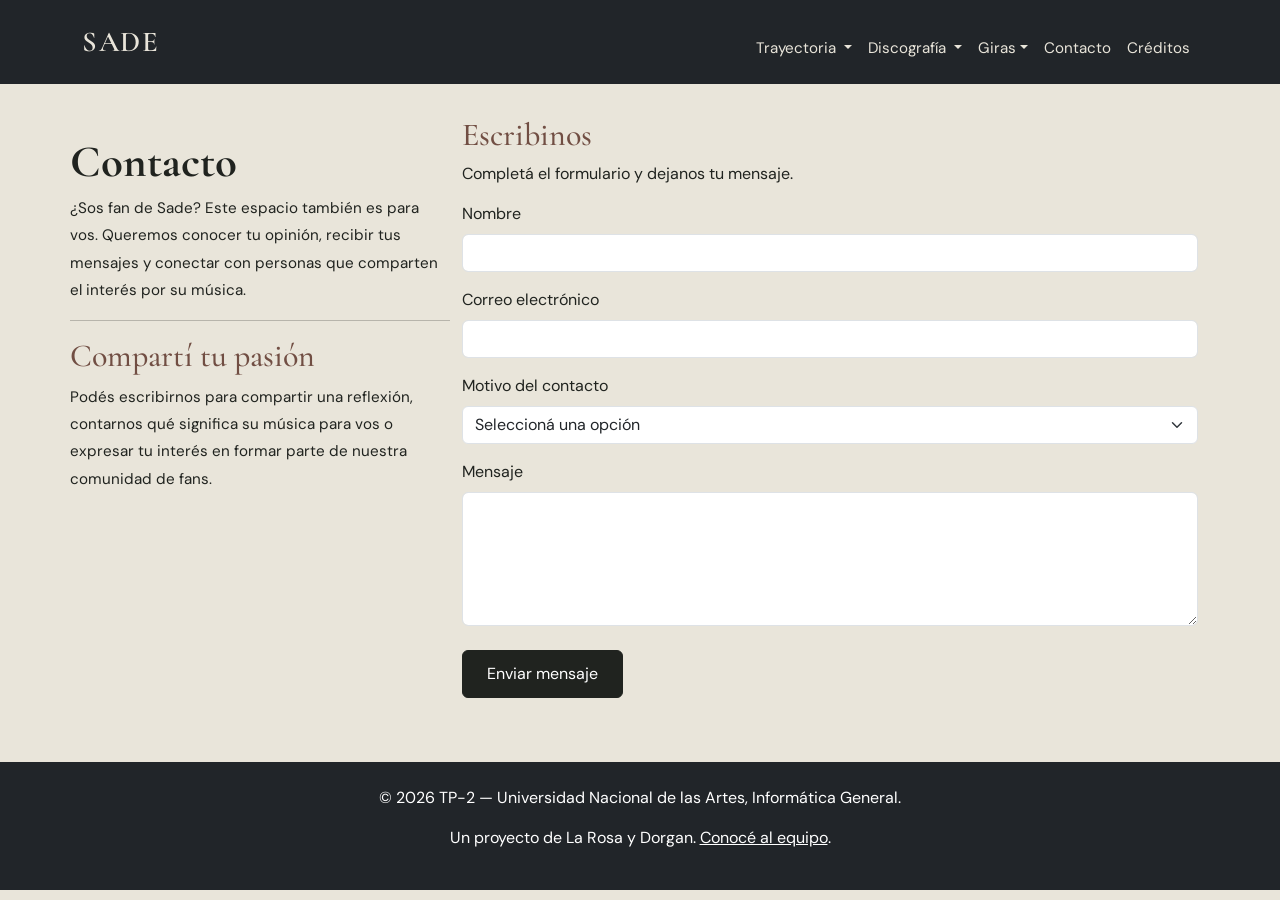
<file: contacto.html>
<!DOCTYPE html>
<html lang="es">
    <head>
        <meta charset="utf-8">
        <meta name="viewport" content="width=device-width, initial-scale=1">

        <!-- meta viewport configura el área visible de la página en los dispositivos,
        para poder adaptar el contenido a diferentes tamaños de pantalla.

        name="viewport": indica que se está configurando el área visible de la página.

        width=device-width: establece el ancho del viewport para que coincida con el ancho
        de la pantalla del dispositivo.

        initial-scale=1: establece el nivel de zoom inicial en 100%, es decir, sin ampliación
        ni reducción al cargar la página. -->

        <title>Contacto</title>

        <!-- FUENTES -->
        <link rel="preconnect" href="https://fonts.googleapis.com">
        <link rel="preconnect" href="https://fonts.gstatic.com" crossorigin>
        <link href="https://fonts.googleapis.com/css2?family=Cormorant+Garamond:ital,wght@0,300..700;1,300..700&family=DM+Sans:ital,opsz,wght@0,9..40,100..1000;1,9..40,100..1000&display=swap" rel="stylesheet">

        <!-- Bootstrap CSS -->
        <link href="https://cdn.jsdelivr.net/npm/bootstrap@5.3.8/dist/css/bootstrap.min.css" rel="stylesheet">

        <!-- Propio CSS -->
        <link href="css/estilos.css" rel="stylesheet">
    </head>

    <body>
        <header>
            <nav class="navbar navbar-expand-lg navbar-dark bg-dark">

                <!-- navbar es la clase base para indicar un nav en BS.
                navbar-expand-lg indica que la barra se muestra expandida en pantallas grandes (lg)
                y se compacta en pantallas menores. -->

                <div class="container">

                    <a class="navbar-brand" href="index.html">SADE</a>

                    <!-- navbar-brand indica la marca o nombre del sitio -->

                    <button class="navbar-toggler" type="button"
                        data-bs-toggle="collapse" data-bs-target="#menuSade"
                        aria-controls="menuSade" aria-expanded="false"
                        aria-label="Abrir navegación">

                        <span class="navbar-toggler-icon"></span>

                    </button>

                    <!-- Crea el botón que colapsa el menú en dispositivos pequeños.
                    data-bs-toggle="collapse" le indica a Bootstrap que el botón controla
                    un elemento que se puede desplegar o contraer.
                    data-bs-target="#menuSade" indica qué elemento va a controlar.
                    id="menuSade" identifica al bloque que se va a abrir y cerrar. -->

                    <div class="collapse navbar-collapse" id="menuSade">

                        <ul class="navbar-nav ms-auto">

                            <li class="nav-item dropdown">
                                <a class="nav-link dropdown-toggle" href="#"
                                    role="button" data-bs-toggle="dropdown">
                                    Trayectoria
                                </a>

                                <ul class="dropdown-menu">
                                    <li>
                                        <a class="dropdown-item" href="seccion-1/index.html">Biografía</a>
                                    </li>
                                    <li>
                                        <a class="dropdown-item" href="seccion-1/evolucion.html">Evolución</a>
                                    </li>
                                </ul>
                            </li>

                            <li class="nav-item dropdown">
                                <a class="nav-link dropdown-toggle" href="#"
                                    role="button" data-bs-toggle="dropdown">
                                    Discografía
                                </a>

                                <ul class="dropdown-menu">
                                    <li>
                                        <a class="dropdown-item" href="seccion-2/index.html">Discografía</a>
                                    </li>
                                    <li>
                                        <a class="dropdown-item" href="seccion-2/identidad-visual.html">Identidad visual</a>
                                    </li>
                                </ul>
                            </li>

                            <li class="nav-item dropdown">
                                <a class="nav-link dropdown-toggle" href="#"
                                    role="button" data-bs-toggle="dropdown">Giras</a>

                                <ul class="dropdown-menu">
                                    <li>
                                        <a class="dropdown-item" href="seccion-3/index.html">Giras</a>
                                    </li>
                                    <li>
                                        <a class="dropdown-item" href="seccion-3/legado.html">Legado</a>
                                    </li>
                                </ul>
                            </li>

                            <li class="nav-item">
                                <a class="nav-link" href="contacto.html">Contacto</a>
                            </li>

                            <li class="nav-item">
                                <a class="nav-link" href="creditos.html">Créditos</a>
                            </li>

                        </ul>
                    </div>
                </div>
            </nav>
        </header>

        <main>
            <div class="container paginaContenedor">

                <div class="row align-items-start g-4">

                    <!-- PRESENTACIÓN -->
                    <div class="col-12 col-lg-4 bloqueTexto">

                        <h1 class="tituloPagina">Contacto</h1>

                        <p>
                            ¿Sos fan de Sade? Este espacio también es para vos.
                            Queremos conocer tu opinión, recibir tus mensajes
                            y conectar con personas que comparten el interés
                            por su música.
                        </p>

                        <hr>

                        <h2 class="subtituloPagina">Compartí tu pasión</h2>

                        <p>
                            Podés escribirnos para compartir una reflexión,
                            contarnos qué significa su música para vos
                            o expresar tu interés en formar parte de nuestra
                            comunidad de fans.
                        </p>

                    </div>

                    <!-- FORMULARIO -->
                    <div class="col-12 col-lg-8">

                        <h2 class="subtituloPagina">Escribinos</h2>

                        <p>
                            Completá el formulario y dejanos tu mensaje.
                        </p>

                        <!-- novalidate desactiva las validaciones automáticas del navegador
                        para que podamos realizarlas mediante JavaScript. -->

                        <form id="formContacto" novalidate>

                            <!-- NOMBRE -->
                            <div class="mb-3">

                                <!-- form-label aplica los estilos de Bootstrap a las etiquetas
                                que identifican cada campo del formulario. -->

                                <label for="nombre" class="form-label">
                                    Nombre
                                </label>

                                <!-- form-control aplica los estilos de Bootstrap a los campos de entrada,
                                estableciendo una apariencia uniforme y adaptada al formulario. -->

                                <input type="text"
                                    class="form-control"
                                    id="nombre"
                                    name="nombre"
                                    autocomplete="name">

                                <!-- Espacio para mostrar errores del nombre.
                                text-danger: muestra el texto en rojo.
                                small: reduce su tamaño.
                                mt-1: agrega un pequeño margen superior. -->

                                <div id="errorNombre" class="text-danger small mt-1"></div>

                            </div>

                            <!-- CORREO ELECTRÓNICO -->
                            <div class="mb-3">

                                <label for="email" class="form-label">
                                    Correo electrónico
                                </label>

                                <input type="email"
                                    class="form-control"
                                    id="email"
                                    name="email"
                                    autocomplete="email">

                                <!-- Espacio para mostrar errores del correo -->

                                <div id="errorEmail" class="text-danger small mt-1"></div>

                            </div>

                            <!-- MOTIVO DEL CONTACTO -->
                            <div class="mb-3">

                                <label for="motivo" class="form-label">
                                    Motivo del contacto
                                </label>

                                <select class="form-select"
                                    id="motivo"
                                    name="motivo">

                                    <option value="">Seleccioná una opción</option>

                                    <option value="mensaje">
                                        Enviar un mensaje
                                    </option>

                                    <option value="fanclub">
                                        Unirme a la comunidad de fans
                                    </option>

                                </select>

                                <!-- Espacio para mostrar errores del motivo -->

                                <div id="errorMotivo" class="text-danger small mt-1"></div>

                            </div>

                            <!-- MENSAJE -->
                            <div class="mb-4">

                                <label for="mensaje" class="form-label">
                                    Mensaje
                                </label>

                                <textarea class="form-control"
                                    id="mensaje"
                                    name="mensaje"
                                    rows="5"></textarea>

                                <!-- Espacio para mostrar errores del mensaje -->

                                <div id="errorMensaje" class="text-danger small mt-1"></div>

                            </div>

                            <!-- BOTÓN -->
                            <button type="submit" class="btn btn-dark">
                                Enviar mensaje
                            </button>

                        </form>

                        <!-- RESPUESTA DE JAVASCRIPT -->
                        <div id="respuestaFormulario" class="mt-3"></div>

                    </div>

                </div>

            </div>
        </main>

        <footer class="bg-dark text-white text-center py-4">

            <p>&copy; 2026 TP-2 — Universidad Nacional de las Artes, Informática General.</p>

            <p>
                Un proyecto de La Rosa y Dorgan.
                <a href="creditos.html" class="text-white">Conocé al equipo</a>.
            </p>

        </footer>

        <!-- Bootstrap JavaScript -->
        <script src="https://cdn.jsdelivr.net/npm/bootstrap@5.3.8/dist/js/bootstrap.bundle.min.js"></script>

        <!-- Archivo JavaScript del proyecto -->
        <script src="js/formulario-contacto.js"></script>

    </body>
</html>
</file>
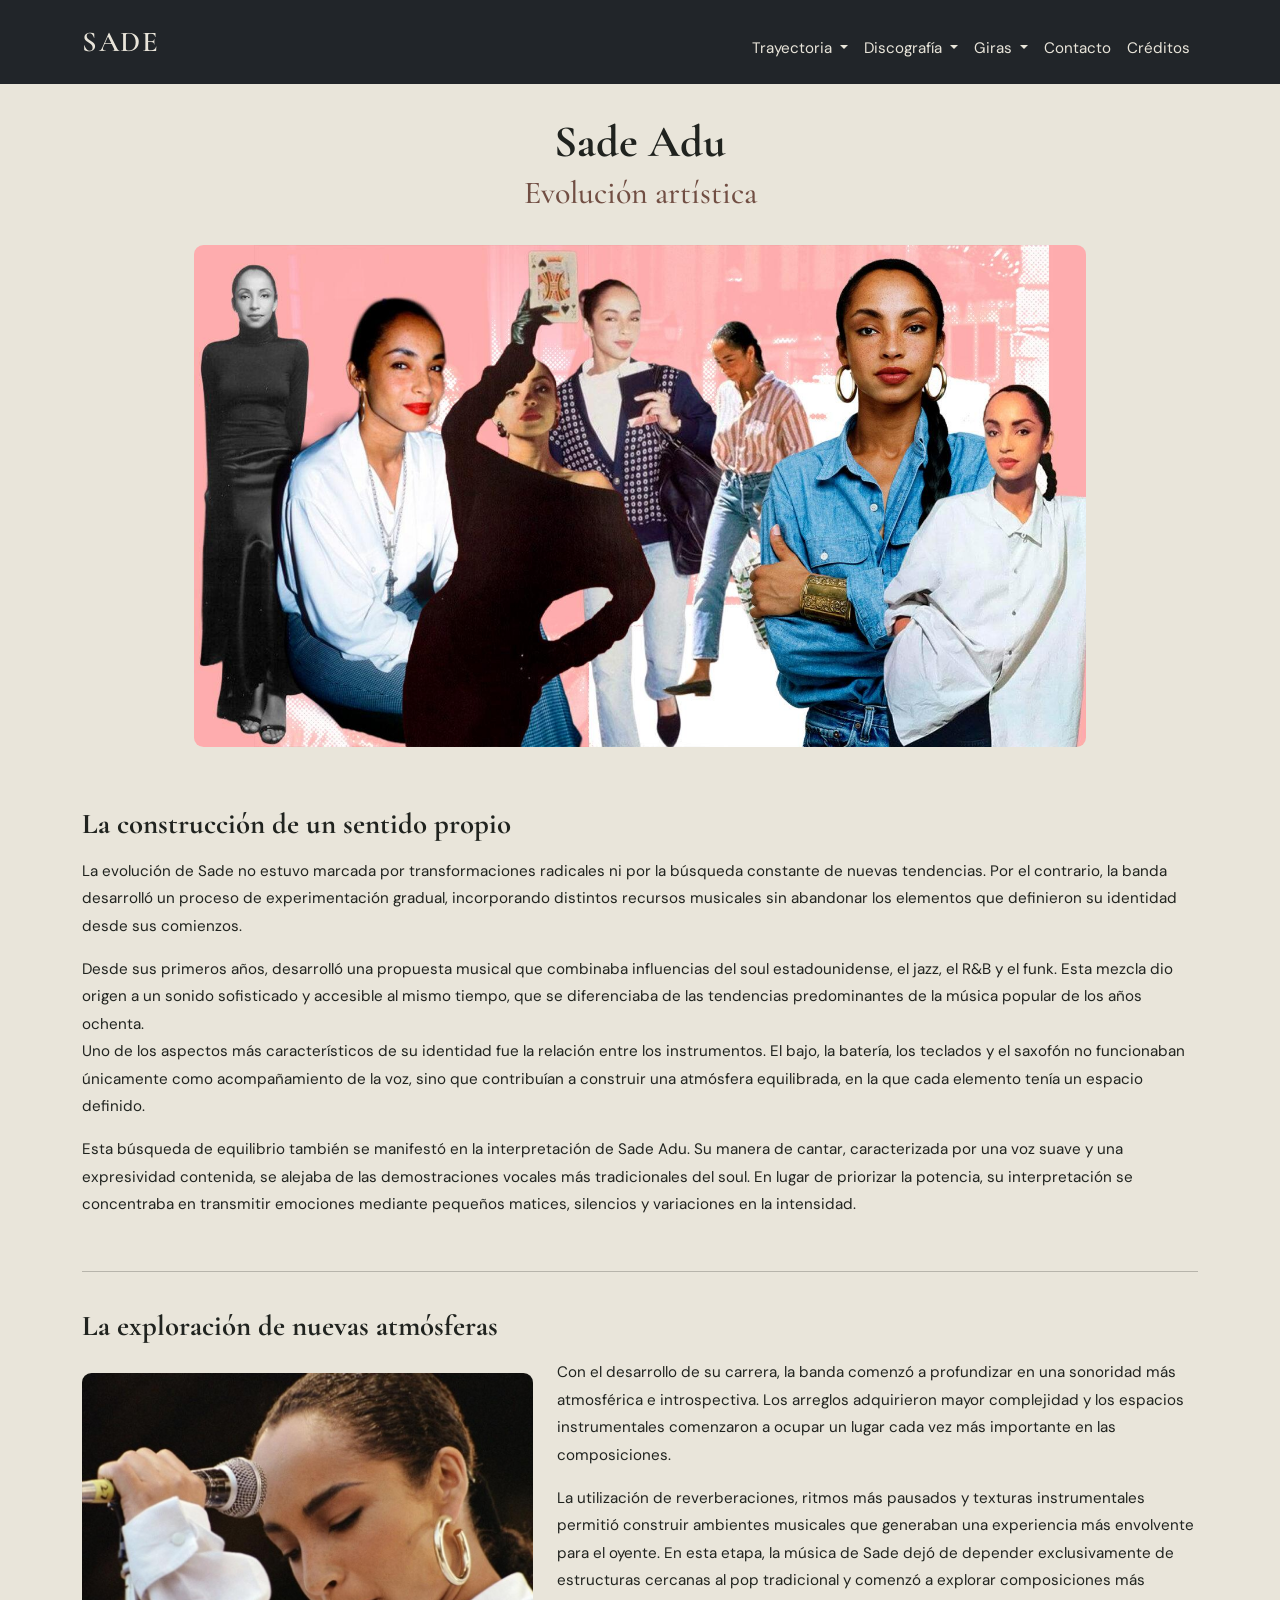
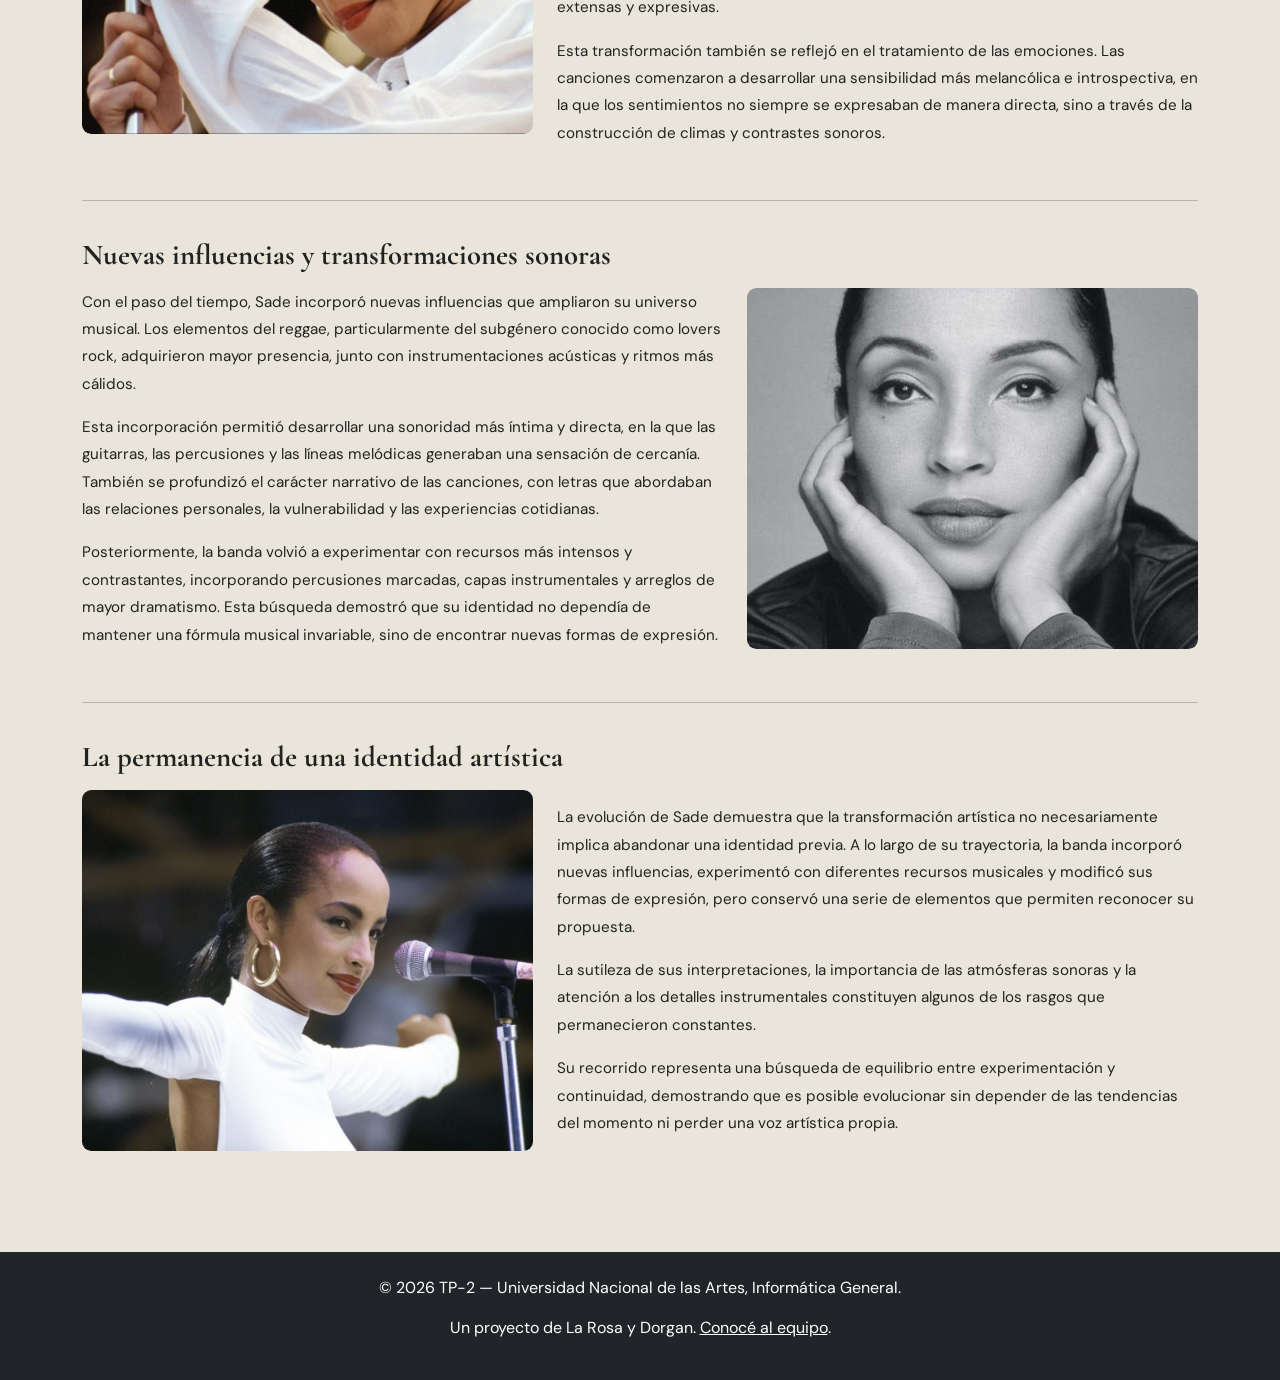
<file: seccion-1/evolucion.html>
<!DOCTYPE html>
<html lang="es">
    <head>
        <meta charset="utf-8">
        <meta name="viewport" content="width=device-width, initial-scale=1">
        <!-- meta viewport configura el área visible de la página en los dispositivos,
       para poder adaptar el contenido a diferentes tamaños de pantalla.

        name="viewport": indica que se está configurando el área visible de la página.

        width=device-width: establece el ancho del viewport para que coincida con el ancho
        de la pantalla del dispositivo.

        initial-scale=1: establece el nivel de zoom inicial en 100%, es decir, sin ampliación
        ni reducción al cargar la página. -->

        <title>Sade Adu: evolución</title>

        <!--FUENTES-->
        <link rel="preconnect" href="https://fonts.googleapis.com">
        <link rel="preconnect" href="https://fonts.gstatic.com" crossorigin>
        <link href="https://fonts.googleapis.com/css2?family=Cormorant+Garamond:ital,wght@0,300..700;1,300..700&family=DM+Sans:ital,opsz,wght@0,9..40,100..1000;1,9..40,100..1000&display=swap" rel="stylesheet">
        
        <!-- Bootstrap CSS -->
        <link href="https://cdn.jsdelivr.net/npm/bootstrap@5.3.8/dist/css/bootstrap.min.css" rel="stylesheet">
        <!-- Propio CSS -->
        <link href="../css/estilos.css" rel="stylesheet">
    </head>
    <body>
        <header>
            <nav class="navbar navbar-expand-lg navbar-dark bg-dark">
                <div class="container">

                    <a class="navbar-brand" href="../index.html">SADE</a>

                    <button class="navbar-toggler" type="button"
                        data-bs-toggle="collapse" data-bs-target="#menuSade"
                        aria-controls="menuSade" aria-expanded="false"
                        aria-label="Abrir navegación">

                        <span class="navbar-toggler-icon"></span>

                    </button>

                    <div class="collapse navbar-collapse" id="menuSade">

                        <ul class="navbar-nav ms-auto">

                            <!-- TRAYECTORIA -->
                            <li class="nav-item dropdown">
                                <a class="nav-link dropdown-toggle" href="#"
                                    role="button" data-bs-toggle="dropdown"
                                    aria-expanded="false">
                                    Trayectoria </a>

                                <ul class="dropdown-menu">
                                    <li>
                                        <a class="dropdown-item" href="index.html">Biografía</a>
                                    </li>

                                    <li>
                                        <a class="dropdown-item" href="evolucion.html">Evolución artística</a>
                                    </li>
                                </ul>
                            </li>

                            <!-- DISCOGRAFÍA -->
                            <li class="nav-item dropdown">
                                <a class="nav-link dropdown-toggle" href="#"
                                    role="button" data-bs-toggle="dropdown"
                                    aria-expanded="false">
                                    Discografía </a>

                                <ul class="dropdown-menu">
                                    <li>
                                        <a class="dropdown-item" href="../seccion-2/index.html">Álbumes </a>
                                    </li>

                                    <li>
                                        <a class="dropdown-item" href="../seccion-2/identidad-visual.html">Identidad visual </a>
                                    </li>
                                </ul>
                            </li>

                            <!-- GIRAS -->
                            <li class="nav-item dropdown">
                                <a class="nav-link dropdown-toggle" href="#"
                                    role="button" data-bs-toggle="dropdown"
                                    aria-expanded="false">
                                    Giras
                                </a>

                                <ul class="dropdown-menu">
                                    <li>
                                        <a class="dropdown-item" href="../seccion-3/index.html">Recorrido en vivo</a>
                                    </li>

                                    <li>
                                        <a class="dropdown-item" href="../seccion-3/legado.html">Legado</a>
                                    </li>
                                </ul>
                            </li>

                            <!-- CONTACTO -->
                            <li class="nav-item">
                                <a class="nav-link" href="../contacto.html">Contacto</a>
                            </li>

                            <!-- CRÉDITOS -->
                            <li class="nav-item">
                                <a class="nav-link" href="../creditos.html">Créditos</a>
                            </li>
                        </ul>
                    </div>
                </div>
            </nav>
        </header>
        <main>
            <div class="container paginaContenedor">
                <div class="encabezadoPagina text-center">
                    <h1 class="tituloPagina">Sade Adu</h1>
                    <h2 class="subtituloPagina">Evolución artística</h2>
                </div>
                
                <img src="../img/evolucion/evolucion-1.jpg" class="img-fluid d-block mx-auto imagenPrincipal" alt="Imagenes multiples de Sade">
                
                <article class="bloqueTexto">
                    <h3>La construcción de un sentido propio</h3>

                    <section>
                        <p>La evolución de Sade no estuvo marcada por transformaciones radicales ni por la búsqueda constante de nuevas tendencias. Por el contrario, la banda desarrolló un proceso de experimentación gradual, incorporando distintos recursos musicales sin abandonar los elementos que definieron su identidad desde sus comienzos.</p>

                        <p>Desde sus primeros años, desarrolló una propuesta musical que combinaba influencias del soul estadounidense, el jazz, el R&B y el funk. Esta mezcla dio origen a un sonido sofisticado y accesible al mismo tiempo, que se diferenciaba de las tendencias predominantes de la música popular de los años ochenta.</p>
                    </section>
                    <section>
                        <p> Uno de los aspectos más característicos de su identidad fue la relación entre los instrumentos. El bajo, la batería, los teclados y el saxofón no funcionaban únicamente como acompañamiento de la voz, sino que contribuían a construir una atmósfera equilibrada, en la que cada elemento tenía un espacio definido.</p>

                        <p>Esta búsqueda de equilibrio también se manifestó en la interpretación de Sade Adu. Su manera de cantar, caracterizada por una voz suave y una expresividad contenida, se alejaba de las demostraciones vocales más tradicionales del soul. En lugar de priorizar la potencia, su interpretación se concentraba en transmitir emociones mediante pequeños matices, silencios y variaciones en la intensidad.</p>
                    </section>
                </article>

                <hr>

                <section class="bloqueTexto">
                    <h3>La exploración de nuevas atmósferas</h3>
                    <div class="row align-items-center g-4">
                        <div class="col-12 col-md-5">
                                <img src="../img/evolucion/evolucion-2.jpg" class="img-fluid d-block mx-auto imagenApartado" alt="Sade en una performance">
                        </div>
                        
                        <div class="col-12 col-md-7">
                            <p>Con el desarrollo de su carrera, la banda comenzó a profundizar en una sonoridad más atmosférica e introspectiva. Los arreglos adquirieron mayor complejidad y los espacios instrumentales comenzaron a ocupar un lugar cada vez más importante en las composiciones.</p>

                            <p>La utilización de reverberaciones, ritmos más pausados y texturas instrumentales permitió construir ambientes musicales que generaban una experiencia más envolvente para el oyente. En esta etapa, la música de Sade dejó de depender exclusivamente de estructuras cercanas al pop tradicional y comenzó a explorar composiciones más extensas y expresivas.</p>

                            <p>Esta transformación también se reflejó en el tratamiento de las emociones. Las canciones comenzaron a desarrollar una sensibilidad más melancólica e introspectiva, en la que los sentimientos no siempre se expresaban de manera directa, sino a través de la construcción de climas y contrastes sonoros.</p>
                        </div>
                    </div>
                </section>

                <hr>

                <section class="bloqueTexto">
                    <h3>Nuevas influencias y transformaciones sonoras</h3>
                    
                    <div class="row align-items-center g-4">

                        <div class="col-12 col-md-7">
                            <p>Con el paso del tiempo, Sade incorporó nuevas influencias que ampliaron su universo musical. Los elementos del reggae, particularmente del subgénero conocido como lovers rock, adquirieron mayor presencia, junto con instrumentaciones acústicas y ritmos más cálidos.</p>

                            <p>Esta incorporación permitió desarrollar una sonoridad más íntima y directa, en la que las guitarras, las percusiones y las líneas melódicas generaban una sensación de cercanía. También se profundizó el carácter narrativo de las canciones, con letras que abordaban las relaciones personales, la vulnerabilidad y las experiencias cotidianas.</p>

                            <p>Posteriormente, la banda volvió a experimentar con recursos más intensos y contrastantes, incorporando percusiones marcadas, capas instrumentales y arreglos de mayor dramatismo. Esta búsqueda demostró que su identidad no dependía de mantener una fórmula musical invariable, sino de encontrar nuevas formas de expresión.</p>
                        </div>

                        <div class="col-12 col-md-5">
                            <img src="../img/evolucion/evolucion-3.jpg" class="img-fluid d-block mx-auto imagenApartado" alt="Retrato de Sade">
                        </div>
                    </div> 
                </section>

                <hr>
                
                <section class="bloqueTexto">
                    <h3>La permanencia de una identidad artística</h3>

                    <div class="row align-items-center g-4">
                        <div class="col-12 col-md-5">
                            <img src="../img/evolucion/evolucion-4.jpg" class="img-fluid d-block mx-auto imagenApartado" alt="Sade en una performance">
                        </div>

                        <div class="col-12 col-md-7">
                            <p>La evolución de Sade demuestra que la transformación artística no necesariamente implica abandonar una identidad previa. A lo largo de su trayectoria, la banda incorporó nuevas influencias, experimentó con diferentes recursos musicales y modificó sus formas de expresión, pero conservó una serie de elementos que permiten reconocer su propuesta.</p>

                            <p>La sutileza de sus interpretaciones, la importancia de las atmósferas sonoras y la atención a los detalles instrumentales constituyen algunos de los rasgos que permanecieron constantes.</p>

                            <p>Su recorrido representa una búsqueda de equilibrio entre experimentación y continuidad, demostrando que es posible evolucionar sin depender de las tendencias del momento ni perder una voz artística propia.</p>
                        </div>
                    </div>  
                </section>
            </div>
        </main>
        
        <footer class="bg-dark text-white text-center py-4">

            <p>&copy; 2026 TP-2 — Universidad Nacional de las Artes, Informática General.</p>

            <p>
                Un proyecto de La Rosa y Dorgan.
                <a href="../creditos.html" class="text-white">Conocé al equipo</a>.
            </p>

        </footer>

    <!-- Bootstrap JavaScript -->
    <script src="https://cdn.jsdelivr.net/npm/bootstrap@5.3.8/dist/js/bootstrap.bundle.min.js"></script>
    </body>
</html>
</file>
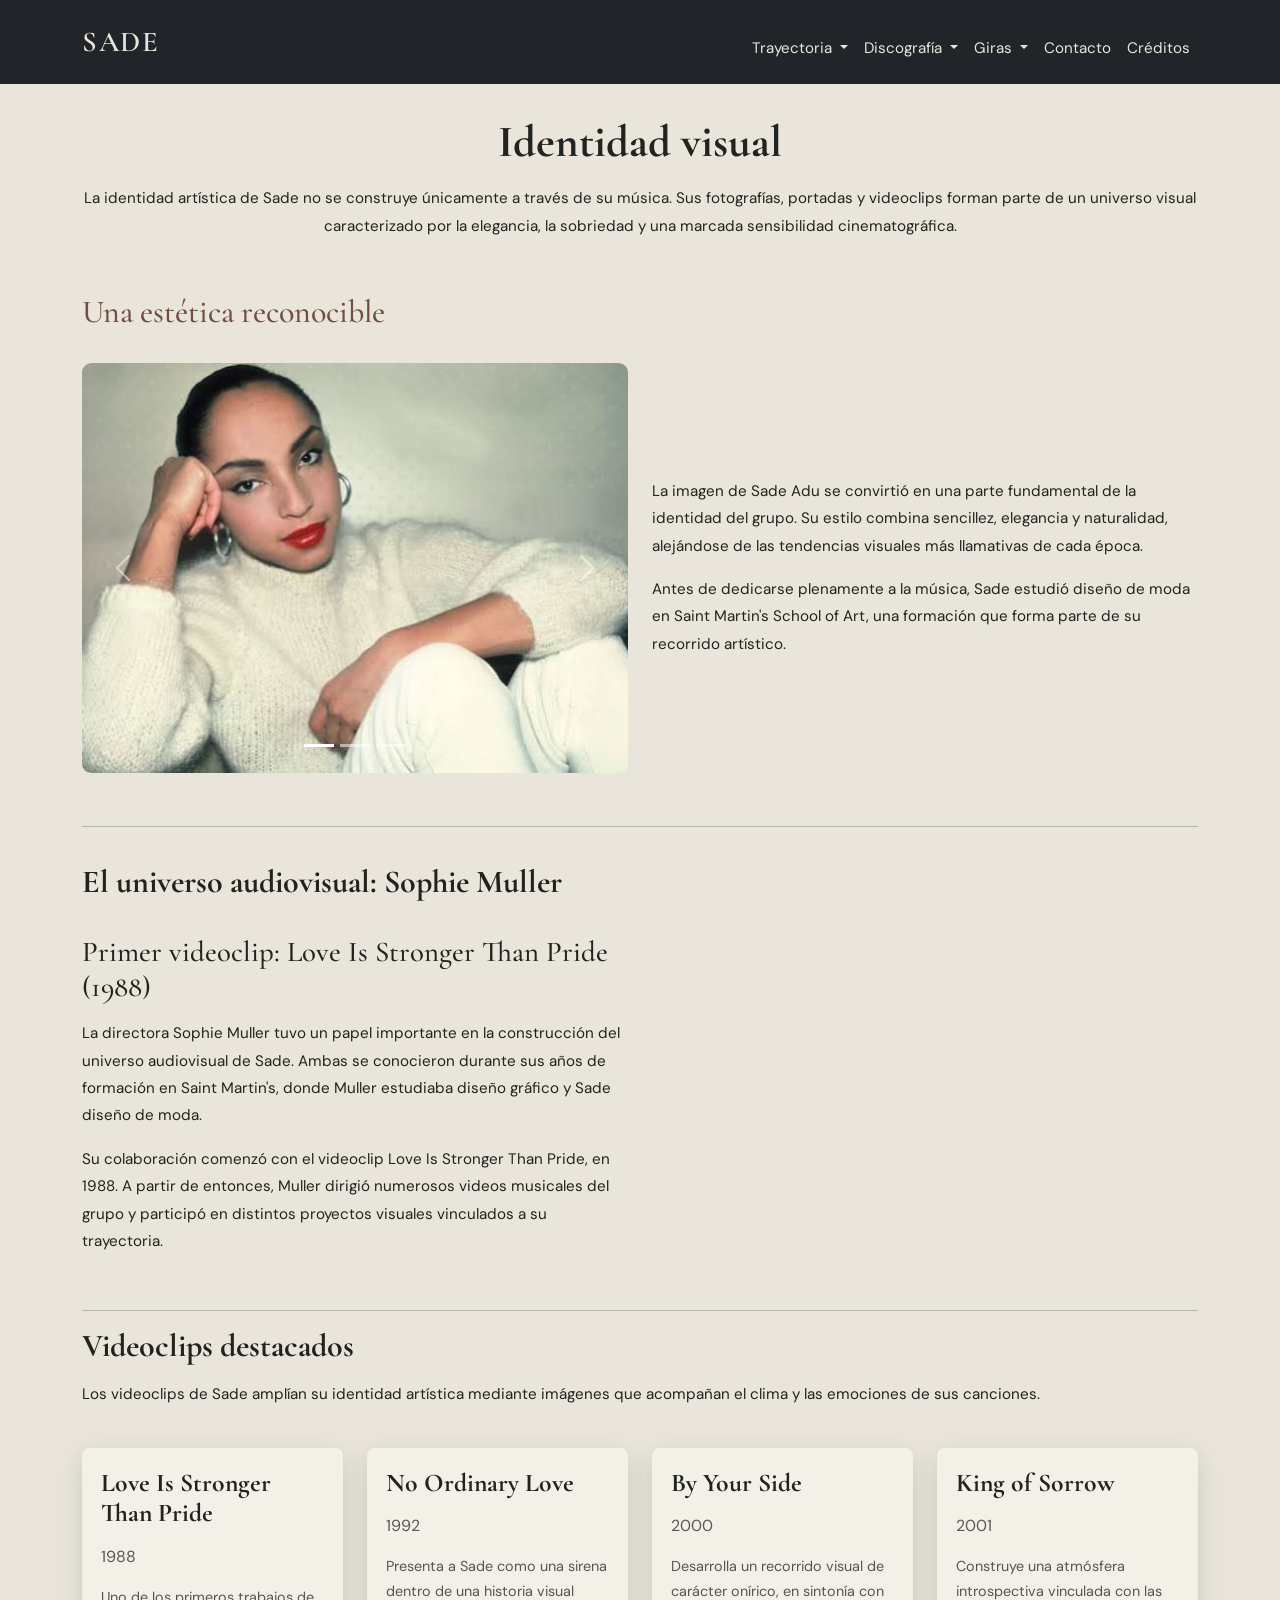
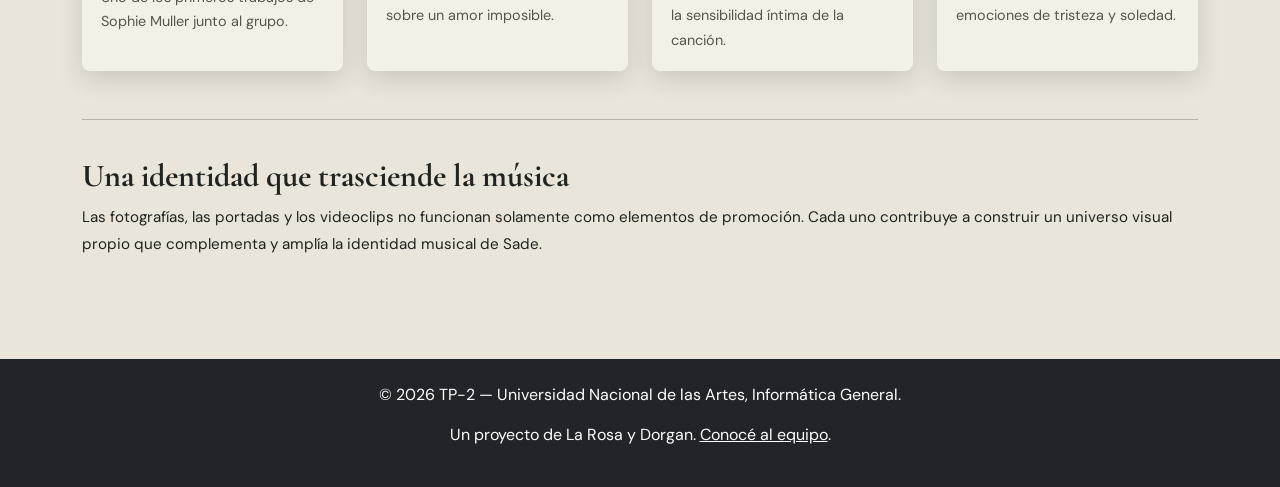
<file: seccion-2/identidad-visual.html>
<!DOCTYPE html>
<html lang="es">
    <head>
        <meta charset="utf-8">
        <meta name="viewport" content="width=device-width, initial-scale=1">
        <!-- meta viewport configura el área visible de la página en los dispositivos,
       para poder adaptar el contenido a diferentes tamaños de pantalla.

        name="viewport": indica que se está configurando el área visible de la página.

        width=device-width: establece el ancho del viewport para que coincida con el ancho
        de la pantalla del dispositivo.

        initial-scale=1: establece el nivel de zoom inicial en 100%, es decir, sin ampliación
        ni reducción al cargar la página. -->

        <title>Sade Adu: Identidad visual</title>

        <!-- FUENTES -->
        <link rel="preconnect" href="https://fonts.googleapis.com">
        <link rel="preconnect" href="https://fonts.gstatic.com" crossorigin>
        <link href="https://fonts.googleapis.com/css2?family=Cormorant+Garamond:ital,wght@0,300..700;1,300..700&family=DM+Sans:ital,opsz,wght@0,9..40,100..1000;1,9..40,100..1000&display=swap" rel="stylesheet">

        <!-- Bootstrap CSS -->
        <link href="https://cdn.jsdelivr.net/npm/bootstrap@5.3.8/dist/css/bootstrap.min.css" rel="stylesheet">
        <!-- Propio CSS -->
        <link href="../css/estilos.css" rel="stylesheet">
    </head>
    <body>
        <header>
            <nav class="navbar navbar-expand-lg navbar-dark bg-dark">
                <div class="container">

                    <a class="navbar-brand" href="../index.html">SADE</a>

                    <button class="navbar-toggler" type="button"
                        data-bs-toggle="collapse" data-bs-target="#menuSade"
                        aria-controls="menuSade" aria-expanded="false"
                        aria-label="Abrir navegación">

                        <span class="navbar-toggler-icon"></span>

                    </button>

                    <div class="collapse navbar-collapse" id="menuSade">

                        <ul class="navbar-nav ms-auto">

                            <!-- TRAYECTORIA -->
                            <li class="nav-item dropdown">
                                <a class="nav-link dropdown-toggle" href="#"
                                    role="button" data-bs-toggle="dropdown"
                                    aria-expanded="false">
                                    Trayectoria </a>

                                <ul class="dropdown-menu">
                                    <li>
                                        <a class="dropdown-item" href="../seccion-1/index.html">Biografía</a>
                                    </li>

                                    <li>
                                        <a class="dropdown-item" href="../seccion-1/evolucion.html">Evolución artística</a>
                                    </li>
                                </ul>
                            </li>

                            <!-- DISCOGRAFÍA -->
                            <li class="nav-item dropdown">
                                <a class="nav-link dropdown-toggle" href="#"
                                    role="button" data-bs-toggle="dropdown"
                                    aria-expanded="false">
                                    Discografía </a>

                                <ul class="dropdown-menu">
                                    <li>
                                        <a class="dropdown-item" href="index.html">Álbumes </a>
                                    </li>

                                    <li>
                                        <a class="dropdown-item" href="identidad-visual.html">Identidad visual </a>
                                    </li>
                                </ul>
                            </li>

                            <!-- GIRAS -->
                            <li class="nav-item dropdown">
                                <a class="nav-link dropdown-toggle" href="#"
                                    role="button" data-bs-toggle="dropdown"
                                    aria-expanded="false">
                                    Giras
                                </a>

                                <ul class="dropdown-menu">
                                    <li>
                                        <a class="dropdown-item" href="../seccion-3/index.html">Recorrido en vivo</a>
                                    </li>

                                    <li>
                                        <a class="dropdown-item" href="../seccion-3/legado.html">Legado</a>
                                    </li>
                                </ul>
                            </li>

                            <!-- CONTACTO -->
                            <li class="nav-item">
                                <a class="nav-link" href="../contacto.html">Contacto</a>
                            </li>

                            <!-- CRÉDITOS -->
                            <li class="nav-item">
                                <a class="nav-link" href="../creditos.html">Créditos</a>
                            </li>
                        </ul>
                    </div>
                </div>
            </nav>
        </header>

        <main>
            <div class="container paginaContenedor">
                <!-- INTRODUCCIÓN -->
                <div class="encabezadoPagina text-center">
                    <h1 class="tituloPagina">Identidad visual</h1>

                    <p class="textoIntroduccion">
                        La identidad artística de Sade no se construye
                        únicamente a través de su música. Sus fotografías,
                        portadas y videoclips forman parte de un universo
                        visual caracterizado por la elegancia, la sobriedad
                        y una marcada sensibilidad cinematográfica.
                    </p>
                </div>

                <!-- UNA ESTÉTICA RECONOCIBLE -->
                <section class="bloqueTexto">

                    <h2 class="subtituloPagina">Una estética reconocible</h2>

                    <div class="row align-items-center g-4 mt-2">

                        <!-- Carrusel -->
                        <div class="col-12 col-md-6">
                            <!--id="carruselSade": Identifica al carrusel.
                                carousel: Aplica los estilos y estructura de un carrusel de Bootstrap.
                                slide: Activa el efecto de transición entre imágenes.
                            -->

                            <div id="carruselSade" class="carousel slide">

                                <!--carousel-indicators: Esta clase contiene los pequeños indicadores que aparecen debajo de las imágenes.-->
                                <div class="carousel-indicators">

                                    <!--data-bs-target="#carruselSade": indica a qué carrusel pertenece. 
                                        data-bs-slide-to="0": indica a qué imagen debe dirigirse. La primera imagen tiene índice 0, la segunda 1 y la tercera 2.
                                        active: señala cuál es el indicador activo inicialmente.
                                        aria-current="true": informa que ese indicador corresponde al elemento actual.
                                        aria-label="Imagen 1": proporciona una descripción accesible del botón.-->
                                    <button type="button" 
                                        data-bs-target="#carruselSade"
                                        data-bs-slide-to="0" 
                                        class="active"
                                        aria-current="true" 
                                        aria-label="Imagen 1">
                                    </button>

                                    <button type="button" 
                                        data-bs-target="#carruselSade"
                                        data-bs-slide-to="1" 
                                        aria-label="Imagen 2">
                                    </button>

                                    <button type="button" 
                                        data-bs-target="#carruselSade"
                                        data-bs-slide-to="2" 
                                        aria-label="Imagen 3">
                                    </button>

                                </div>

                                <!--carousel-inner: agrupa todas las diapositivas del carrusel.-->
                                <div class="carousel-inner">

                                    <div class="carousel-item active">
                                        <div class="ratio ratio-4x3">
                                            <img src="../img/identidad-visual/identidad-visual-1.jpeg"
                                                class="w-100 h-100 object-fit-cover imagenApartado"
                                                alt="Retrato de Sade Adu">
                                        </div>
                                    </div>

                                    <div class="carousel-item">
                                        <div class="ratio ratio-4x3">
                                            <img src="../img/identidad-visual/identidad-visual-2.jpeg"
                                            class="w-100 h-100 object-fit-cover imagenApartado"
                                            alt="Fotografía de Sade Adu">
                                        </div>
                                    </div>

                                    <div class="carousel-item">
                                        <div class="ratio ratio-4x3">
                                            <img src="../img/identidad-visual/identidad-visual-4.jpeg"
                                            class="w-100 h-100 object-fit-cover imagenApartado"
                                            alt="Fotografía de la banda Sade">
                                        </div>
                                    </div>

                                </div>

                                <!--Botones para avanzar y retroceder-->

                                <!--carousel-control-prev: posiciona el botón para retroceder. Definir el área que ocupa.
                                    data-bs-target: conecta el botón con el carrusel.
                                    data-bs-slide="prev": indica a la transición que debe retroceder.-->
                                <button class="carousel-control-prev" type="button"
                                    data-bs-target="#carruselSade" data-bs-slide="prev">

                                    <!--carousel-control-prev-icon: muestra el ícono de la flecha que aparece dentro de ese botón.
                                        visually-hidden: oculta un texto visualmente, pero lo mantiene disponible para lectores de pantalla.
                                        aria-hidden="true": indica que ese elemento no debe ser anunciado por lectores de pantalla.-->
                                    <span class="carousel-control-prev-icon"
                                        aria-hidden="true"></span>

                                    <span class="visually-hidden">Anterior</span>

                                </button>

                                <!--Funciona de manera similar que el boton para retroceder solo que este es para avanzar.-->
                                <button class="carousel-control-next" type="button"
                                    data-bs-target="#carruselSade" data-bs-slide="next">

                                    <span class="carousel-control-next-icon"
                                        aria-hidden="true"></span>

                                    <span class="visually-hidden">Siguiente</span>

                                </button>

                            </div>

                        </div>

                        <!-- Texto -->
                        <div class="col-12 col-md-6">

                            <p>
                                La imagen de Sade Adu se convirtió en una parte
                                fundamental de la identidad del grupo. Su estilo
                                combina sencillez, elegancia y naturalidad,
                                alejándose de las tendencias visuales más
                                llamativas de cada época.
                            </p>

                            <p>
                                Antes de dedicarse plenamente a la música,
                                Sade estudió diseño de moda en Saint Martin's
                                School of Art, una formación que forma parte
                                de su recorrido artístico.
                            </p>

                        </div>

                    </div>

                </section>

                <hr>

                <!-- SOPHIE MULLER -->
                <section class="bloqueTexto">

                    <h2 class="tituloSeccion">El universo audiovisual: Sophie Muller</h2>

                    <div class="row align-items-center g-4 mt-2">

                        <!-- Texto -->
                        <div class="col-12 col-md-6">

                            <h3 class="subtituloPagina">Primer videoclip: Love Is Stronger Than Pride (1988)</h3>

                            <p>
                                La directora Sophie Muller tuvo un papel importante
                                en la construcción del universo audiovisual de Sade.
                                Ambas se conocieron durante sus años de formación
                                en Saint Martin's, donde Muller estudiaba diseño
                                gráfico y Sade diseño de moda.
                            </p>

                            <p>
                                Su colaboración comenzó con el videoclip
                                Love Is Stronger Than Pride, en 1988. A partir
                                de entonces, Muller dirigió numerosos videos
                                musicales del grupo y participó en distintos
                                proyectos visuales vinculados a su trayectoria.
                            </p>

                        </div>

                        <!-- Imagen y videoclip -->
                        <div class="col-12 col-md-6">

                            <div class="ratio ratio-16x9 mt-3">

                                <iframe src="https://www.youtube.com/embed/NzZdJpqHKqY" title="Sade - Love Is Stronger Than Pride (Music Video), Full HD (Remastered and AI Upscaled)" frameborder="0" allow="accelerometer; autoplay; clipboard-write; encrypted-media; gyroscope; picture-in-picture; web-share" referrerpolicy="strict-origin-when-cross-origin" allowfullscreen></iframe>

                            </div>

                        </div>

                    </div>

                </section>

                <hr>

                
                <!-- VIDEOCLIPS DESTACADOS -->
                <section class="mb-5">

                    <h2 class="tituloSeccion">Videoclips destacados</h2>

                    <p class="textoIntroduccion">
                        Los videoclips de Sade amplían su identidad artística
                        mediante imágenes que acompañan el clima y las
                        emociones de sus canciones.
                    </p>

                    <div class="row g-4 mt-3">

                        <div class="col-6 col-md-3">

                            <!--card: Crea una tarjeta con fondo y borde.
                                card-body: Define el espacio interno de la tarjeta.
                                card-title: Aplica estilos al título.
                                card-text: Aplica estilos al texto.
                                text-muted: Le da un tono más tenue al año.-->
                            <article class="card h-100 tarjetaSade">
                                <div class="card-body tarjetaCuerpo">
                                    <h3 class="card-title tarjetaTitulo">Love Is Stronger Than Pride</h3>
                                    <p class="text-muted">1988</p>
                                    <p class="card-text tarjetaTexto">
                                        Uno de los primeros trabajos de Sophie
                                        Muller junto al grupo.
                                    </p>
                                </div>
                            </article>
                        </div>

                        <div class="col-6 col-md-3">
                            <article class="card h-100 tarjetaSade">
                                <div class="card-body tarjetaCuerpo">
                                    <h3 class="card-title tarjetaTitulo">No Ordinary Love</h3>
                                    <p class="text-muted">1992</p>
                                    <p class="card-text tarjetaTexto">
                                        Presenta a Sade como una sirena dentro
                                        de una historia visual sobre un amor
                                        imposible.
                                    </p>
                                </div>
                            </article>
                        </div>

                        <div class="col-6 col-md-3">
                            <article class="card h-100 tarjetaSade">
                                <div class="card-body tarjetaCuerpo">
                                    <h3 class="card-title tarjetaTitulo">By Your Side</h3>
                                    <p class="text-muted">2000</p>
                                    <p class="card-text tarjetaTexto">
                                        Desarrolla un recorrido visual de
                                        carácter onírico, en sintonía con
                                        la sensibilidad íntima de la canción.
                                    </p>
                                </div>
                            </article>
                        </div>

                        <div class="col-6 col-md-3">
                            <article class="card h-100 tarjetaSade">
                                <div class="card-body tarjetaCuerpo">
                                    <h3 class="card-title tarjetaTitulo">King of Sorrow</h3>
                                    <p class="text-muted">2001</p>
                                    <p class="card-text tarjetaTexto">
                                        Construye una atmósfera introspectiva
                                        vinculada con las emociones de tristeza
                                        y soledad.
                                    </p>
                                </div>
                            </article>
                        </div>

                    </div>

                </section>

                <hr>

                <!-- CIERRE -->
                <section class="bloqueTexto">

                    <h2 class="tituloSeccion">Una identidad que trasciende la música</h2>

                    <p>
                        Las fotografías, las portadas y los videoclips
                        no funcionan solamente como elementos de
                        promoción. Cada uno contribuye a construir
                        un universo visual propio que complementa
                        y amplía la identidad musical de Sade.
                    </p>

                </section>

            </div>

        </main>

        <footer class="bg-dark text-white text-center py-4">

            <p>&copy; 2026 TP-2 — Universidad Nacional de las Artes, Informática General.</p>

            <p>
                Un proyecto de La Rosa y Dorgan.
                <a href="../creditos.html" class="text-white">Conocé al equipo</a>.
            </p>

        </footer>

        <!-- Bootstrap JavaScript -->
       <script src="https://cdn.jsdelivr.net/npm/bootstrap@5.3.8/dist/js/bootstrap.bundle.min.js"></script>

        <!-- Archivo JavaScript del proyecto -->
        <script src="../js/script.js"></script>

    </body>
</html>
</file>
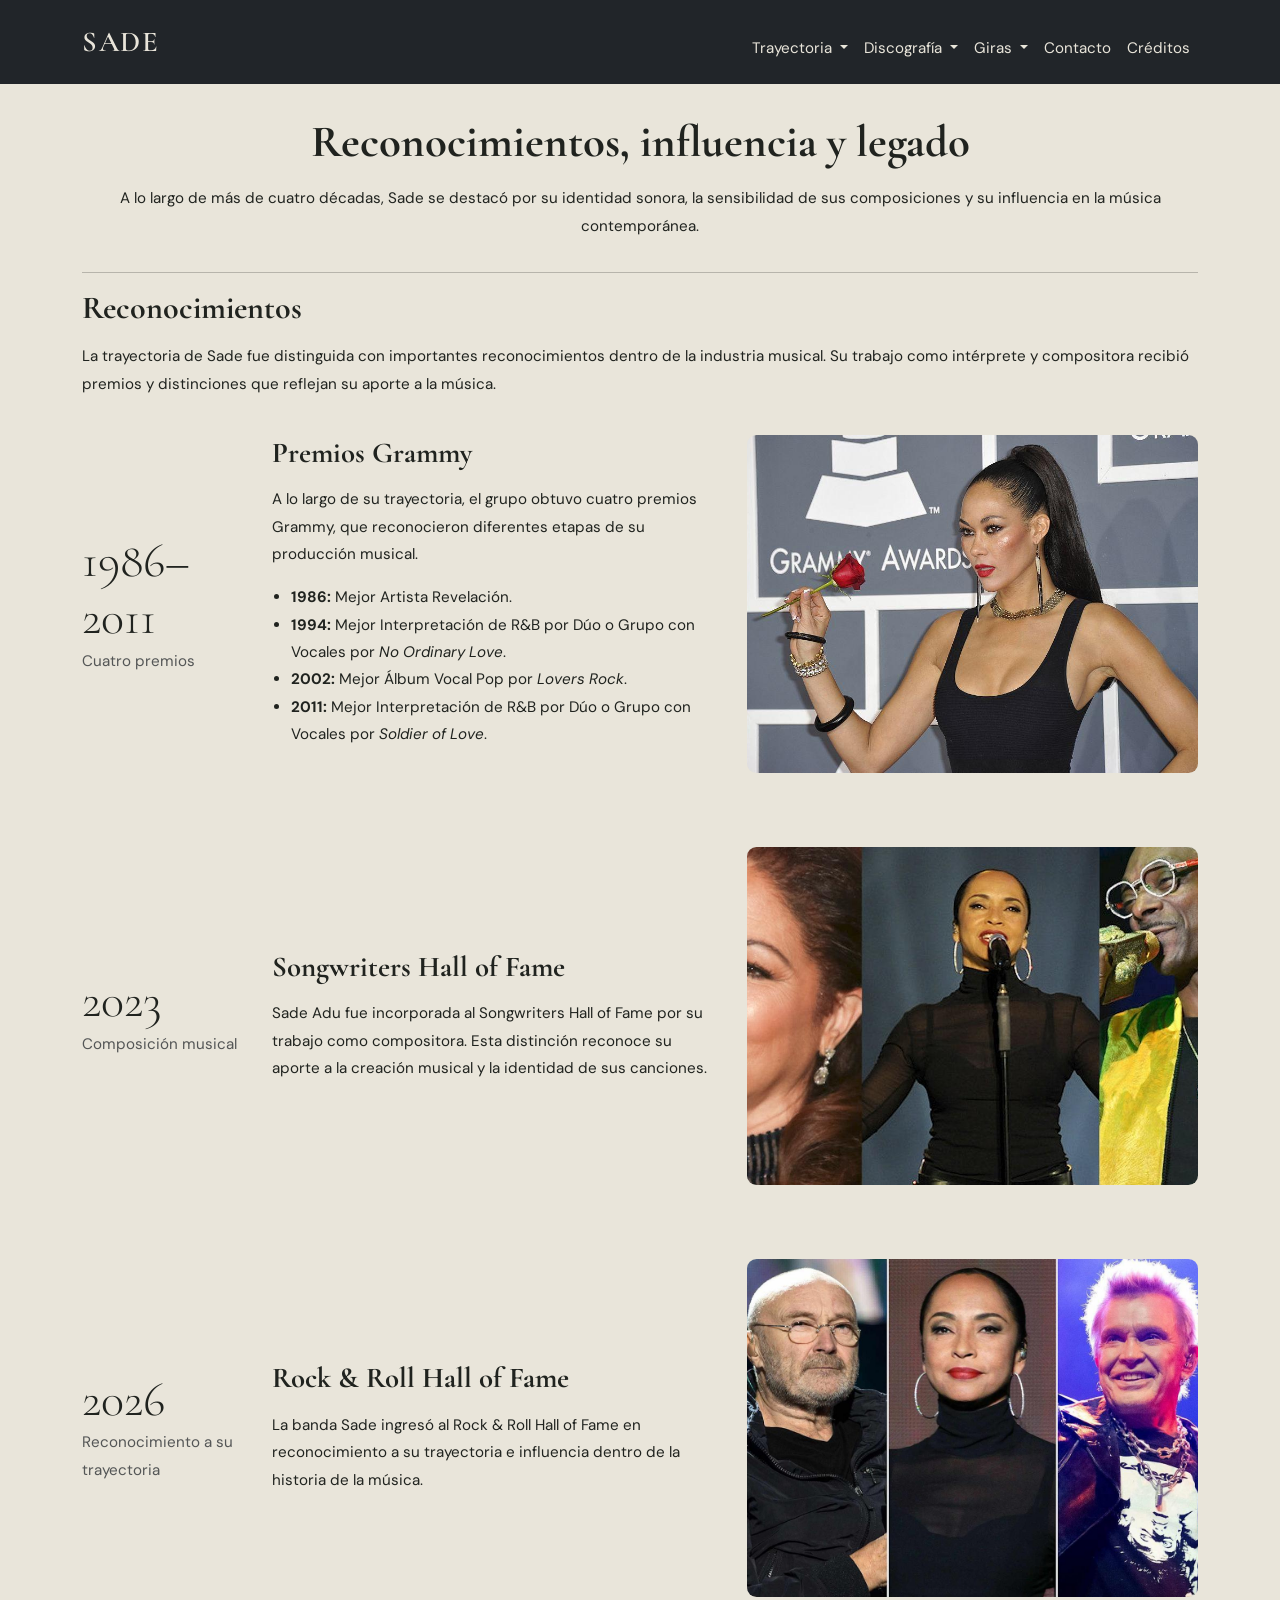
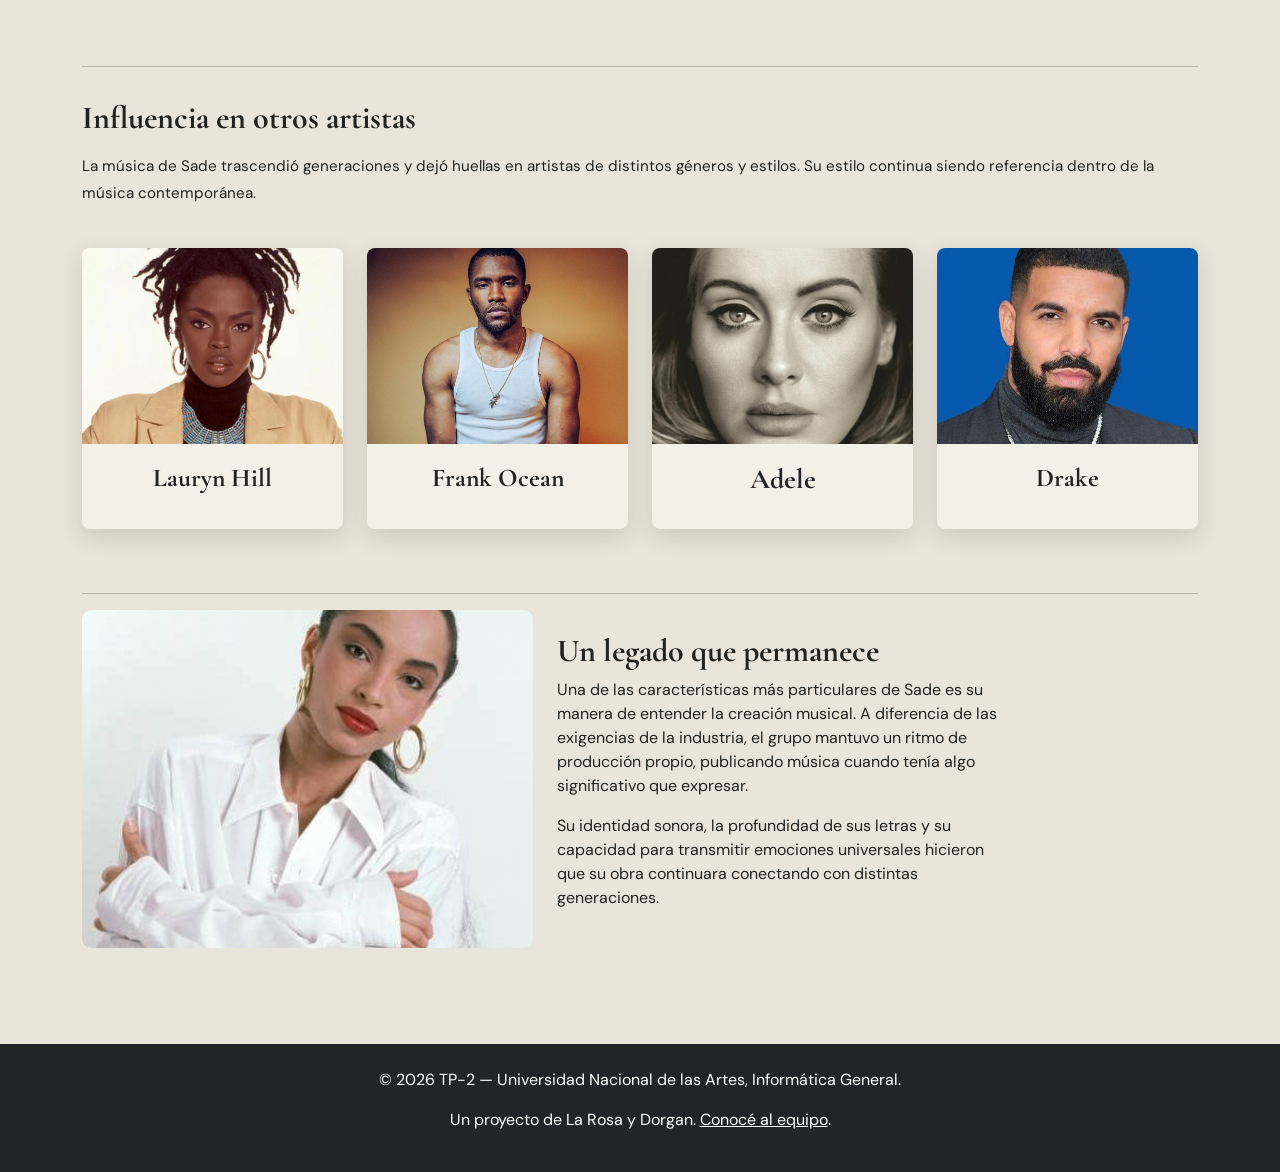
<file: seccion-3/legado.html>
<!DOCTYPE html>
<html lang="es">
    <head>
        <meta charset="utf-8">
        <meta name="viewport" content="width=device-width, initial-scale=1">
        <!-- meta viewport configura el área visible de la página en los dispositivos,
       para poder adaptar el contenido a diferentes tamaños de pantalla.

        name="viewport": indica que se está configurando el área visible de la página.

        width=device-width: establece el ancho del viewport para que coincida con el ancho
        de la pantalla del dispositivo.

        initial-scale=1: establece el nivel de zoom inicial en 100%, es decir, sin ampliación
        ni reducción al cargar la página. -->

        <title>Sade Adu: legado</title>

        <!--FUENTES-->
        <link rel="preconnect" href="https://fonts.googleapis.com">
        <link rel="preconnect" href="https://fonts.gstatic.com" crossorigin>
        <link href="https://fonts.googleapis.com/css2?family=Cormorant+Garamond:ital,wght@0,300..700;1,300..700&family=DM+Sans:ital,opsz,wght@0,9..40,100..1000;1,9..40,100..1000&display=swap" rel="stylesheet">
        
        <link href="https://cdn.jsdelivr.net/npm/bootstrap@5.3.8/dist/css/bootstrap.min.css" rel="stylesheet">
        <!-- Propio CSS -->
        <link href="../css/estilos.css" rel="stylesheet">
    </head>
    <body>
        <header>
            <nav class="navbar navbar-expand-lg navbar-dark bg-dark">
                <div class="container">

                    <a class="navbar-brand" href="../index.html">SADE</a>

                    <button class="navbar-toggler" type="button"
                        data-bs-toggle="collapse" data-bs-target="#menuSade"
                        aria-controls="menuSade" aria-expanded="false"
                        aria-label="Abrir navegación">

                        <span class="navbar-toggler-icon"></span>

                    </button>

                    <div class="collapse navbar-collapse" id="menuSade">

                        <ul class="navbar-nav ms-auto">

                            <!-- TRAYECTORIA -->
                            <li class="nav-item dropdown">
                                <a class="nav-link dropdown-toggle" href="#"
                                    role="button" data-bs-toggle="dropdown"
                                    aria-expanded="false">
                                    Trayectoria </a>

                                <ul class="dropdown-menu">
                                    <li>
                                        <a class="dropdown-item" href="../seccion-1/index.html">Biografía</a>
                                    </li>

                                    <li>
                                        <a class="dropdown-item" href="../seccion-1/evolucion.html">Evolución artística</a>
                                    </li>
                                </ul>
                            </li>

                            <!-- DISCOGRAFÍA -->
                            <li class="nav-item dropdown">
                                <a class="nav-link dropdown-toggle" href="#"
                                    role="button" data-bs-toggle="dropdown"
                                    aria-expanded="false">
                                    Discografía </a>

                                <ul class="dropdown-menu">
                                    <li>
                                        <a class="dropdown-item" href="../seccion-2/index.html">Álbumes </a>
                                    </li>

                                    <li>
                                        <a class="dropdown-item" href="../seccion-2/identidad-visual.html">Identidad visual </a>
                                    </li>
                                </ul>
                            </li>

                            <!-- GIRAS -->
                            <li class="nav-item dropdown">
                                <a class="nav-link dropdown-toggle" href="#"
                                    role="button" data-bs-toggle="dropdown"
                                    aria-expanded="false">
                                    Giras
                                </a>

                                <ul class="dropdown-menu">
                                    <li>
                                        <a class="dropdown-item" href="index.html">Recorrido en vivo</a>
                                    </li>

                                    <li>
                                        <a class="dropdown-item" href="legado.html">Legado</a>
                                    </li>
                                </ul>
                            </li>

                            <!-- CONTACTO -->
                            <li class="nav-item">
                                <a class="nav-link" href="../contacto.html">Contacto</a>
                            </li>

                            <!-- CRÉDITOS -->
                            <li class="nav-item">
                                <a class="nav-link" href="../creditos.html">Créditos</a>
                            </li>
                        </ul>
                    </div>
                </div>
            </nav>
        </header>
        
        <main>
            <!-- Contenedor principal de la página.
                container: centra el contenido y limita su ancho.
                py-5: agrega espacio interno arriba y abajo. -->
            <div class="container paginaContenedor">

                <!-- INTRODUCCIÓN -->
                <!-- text-center: centra el texto. -->
                <div class="text-center encabezadoPagina">
                    <h1 class="tituloPagina">Reconocimientos, influencia y legado</h1>

                    <p class="textoIntroduccion">
                        A lo largo de más de cuatro décadas, Sade se destacó por su identidad sonora,
                        la sensibilidad de sus composiciones y su influencia en la música contemporánea.
                    </p>
                </div>
                        
                <hr>

                <!-- SECCIÓN 1: RECONOCIMIENTOS -->
                <section class="mb-5">

                    <h2 class="tituloSeccion">Reconocimientos</h2>

                    <p class="textoIntroduccion">
                        La trayectoria de Sade fue distinguida con importantes
                        reconocimientos dentro de la industria musical. Su trabajo
                        como intérprete y compositora recibió premios y distinciones
                        que reflejan su aporte a la música.
                    </p>

                    <!-- PRIMER RECONOCIMIENTO: GRAMMY -->
                    <article class="bloqueTexto">

                        <div class="row align-items-center g-4">

                            <div class="col-12 col-md-2">
                                <h2 class="display-5 mb-0">1986–2011</h2>
                                <p class="text-muted">Cuatro premios</p>
                            </div>

                            <div class="col-12 col-md-5">

                                <h3>Premios Grammy</h3>

                                <p>
                                    A lo largo de su trayectoria, el grupo obtuvo
                                    cuatro premios Grammy, que reconocieron
                                    diferentes etapas de su producción musical.
                                </p>

                                <ul>
                                    <li><strong>1986:</strong> Mejor Artista Revelación.</li>
                                    <li><strong>1994:</strong> Mejor Interpretación de R&B por Dúo o Grupo con Vocales por <em>No Ordinary Love</em>.</li>
                                    <li><strong>2002:</strong> Mejor Álbum Vocal Pop por <em>Lovers Rock</em>.</li>
                                    <li><strong>2011:</strong> Mejor Interpretación de R&B por Dúo o Grupo con Vocales por <em>Soldier of Love</em>.</li>
                                </ul>

                            </div>

                            <div class="col-12 col-md-5">
                                <div class="ratio ratio-4x3">
                                    <img src="../img/legado/legado-2.jpeg"
                                        class="w-100 h-100 object-fit-cover imagenApartado"
                                        alt="Sade en una ceremonia de los premios Grammy">
                                </div>
                            </div>

                        </div>

                    </article>

                    <!-- SEGUNDO RECONOCIMIENTO: SONGWRITERS HALL OF FAME -->
                    <article class="bloqueTexto">

                        <div class="row align-items-center g-4">

                            <div class="col-12 col-md-2">
                                <h2 class="display-5 mb-0">2023</h2>
                                <p class="text-muted">Composición musical</p>
                            </div>

                            <div class="col-12 col-md-5">

                                <h3>Songwriters Hall of Fame</h3>

                                <p>
                                    Sade Adu fue incorporada al Songwriters Hall of Fame
                                    por su trabajo como compositora. Esta distinción
                                    reconoce su aporte a la creación musical y la
                                    identidad de sus canciones.
                                </p>

                            </div>

                            <div class="col-12 col-md-5">
                                <div class="ratio ratio-4x3">
                                    <img src="../img/legado/legado-3.jpeg"
                                        class="w-100 h-100 object-fit-cover imagenApartado"
                                        alt="Reconocimiento del Songwriters Hall of Fame">
                                </div>
                            </div>

                        </div>

                    </article>

                    <!-- TERCER RECONOCIMIENTO: ROCK & ROLL HALL OF FAME -->
                    <article class="bloqueTexto">

                        <div class="row align-items-center g-4">

                            <div class="col-12 col-md-2">
                                <h2 class="display-5 mb-0">2026</h2>
                                <p class="text-muted">Reconocimiento a su trayectoria</p>
                            </div>

                            <div class="col-12 col-md-5">

                                <h3>Rock & Roll Hall of Fame</h3>

                                <p>
                                    La banda Sade ingresó al Rock & Roll Hall of Fame
                                    en reconocimiento a su trayectoria e influencia
                                    dentro de la historia de la música.
                                </p>

                            </div>

                            <div class="col-12 col-md-5">
                                <div class="ratio ratio-4x3">
                                    <img src="../img/legado/legado-4.jpeg"
                                        class="w-100 h-100 object-fit-cover imagenApartado"
                                        alt="Reconocimiento del Rock and Roll Hall of Fame">
                                </div>
                            </div>

                        </div>

                    </article>

                </section>

                <hr>

                <!-- SECCIÓN 2: INFLUENCIA EN OTROS ARTISTAS -->
                <section class="mb-5 py-3">

                    <h2>Influencia en otros artistas</h2>

                    <p class="textoIntroduccion">
                        La música de Sade trascendió generaciones y dejó
                        huellas en artistas de distintos géneros y estilos.
                        Su estilo continua siendo referencia dentro de la música
                        contemporánea.
                    </p>

                    <!-- Fila de cuatro artistas -->
                    <div class="row g-4 mt-3">
                        <div class="col-6 col-md-3">

                            <article class="card h-100 tarjetaSade">

                                <div class="ratio ratio-4x3">
                                    <img src="../img/legado/legado-5.jpeg"
                                        class="w-100 h-100 object-fit-cover"
                                        alt="Retrato de Lauryn Hill">
                                </div>

                                <div class="card-body tarjetaCuerpo">
                                    <h3 class="card-title tarjetaTitulo text-center">Lauryn Hill</h3>
                                </div>

                            </article>
                        </div>


                        <div class="col-6 col-md-3">

                            <article class="card h-100 tarjetaSade">

                                <div class="ratio ratio-4x3">
                                    <img src="../img/legado/legado-6.jpeg"
                                        class="w-100 h-100 object-fit-cover"
                                        alt="Retrato de Frank Ocean">
                                </div>

                                <div class="card-body tarjetaCuerpo">
                                    <h3 class="card-title tarjetaTitulo text-center">Frank Ocean</h3>
                                </div>

                            </article>
                        </div>

                        <div class="col-6 col-md-3">

                            <article class="card h-100 tarjetaSade">

                                <div class="ratio ratio-4x3">
                                    <img src="../img/legado/legado-7.jpeg"
                                        class="w-100 h-100 object-fit-cover"
                                        alt="Retrato de Adele tarjetaTitulo">
                                </div>

                                <div class="card-body tarjetaCuerpo">
                                    <h3 class="card-title text-center">Adele</h3>
                                </div>

                            </article>
                        </div>

                        <div class="col-6 col-md-3">

                            <article class="card h-100 tarjetaSade">

                                <div class="ratio ratio-4x3">
                                    <img src="../img/legado/legado-8.jpeg"
                                        class="w-100 h-100 object-fit-cover"
                                        alt="Retrato de Drake">
                                </div>

                                <div class="card-body tarjetaCuerpo">
                                    <h3 class="card-title tarjetaTitulo text-center">Drake</h3>
                                </div>

                            </article>
                        </div>

                    </div>

                </section>

                <hr>

                <!-- SECCIÓN 3: UN LEGADO QUE PERMANECE -->
                <section class="mb-5">

                    <div class="row align-items-center g-4">
                        <div class="col-12 col-md-5">

                            <div class="ratio ratio-4x3">
                                <img src="../img/legado/legado-1.jpeg"
                                    class="w-100 h-100 object-fit-cover imagenApartado"
                                    alt="Retrato de Sade Adu">
                            </div>

                        </div>

                        <div class="col-12 col-md-5">

                            <h2>Un legado que permanece</h2>

                            <p>
                                Una de las características más particulares
                                de Sade es su manera de entender la creación
                                musical. A diferencia de las exigencias de
                                la industria, el grupo mantuvo un ritmo de
                                producción propio, publicando música cuando
                                tenía algo significativo que expresar.
                            </p>

                            <p>
                                Su identidad sonora, la profundidad de sus
                                letras y su capacidad para transmitir
                                emociones universales hicieron que su obra
                                continuara conectando con distintas
                                generaciones.
                            </p>

                        </div>

                    </div>

                </section>

            </div>
        </main>

        <footer class="bg-dark text-white text-center py-4">

            <p>&copy; 2026 TP-2 — Universidad Nacional de las Artes, Informática General.</p>

            <p>
                Un proyecto de La Rosa y Dorgan.
                <a href="../creditos.html" class="text-white">Conocé al equipo</a>.
            </p>

        </footer>

        <!-- Bootstrap JavaScript -->
       <script src="https://cdn.jsdelivr.net/npm/bootstrap@5.3.8/dist/js/bootstrap.bundle.min.js"></script>
    </body>
</html>
</file>
<file: css/estilos.css>
/*==================================================
            VARIABLES Y PALETA DE COLORES
==================================================*/

:root {
    --color-fondo: #E9E5DA;
    --color-oscuro: #20231F;
    --color-salvia: #A3A18A;
    --color-marron: #714E43;
    --color-tarjeta: #F3F0E8;
}


/*==================================================
                ESTILOS GENERALES
==================================================*/

* {
    box-sizing: border-box;
}

body {
    background-color: var(--color-fondo);
    color: var(--color-oscuro);
    font-family: "DM Sans", sans-serif;
}

h1, h2, h3 {
    font-family: "Cormorant Garamond", serif;
    font-weight: 700;
}

section {
    scroll-margin-top: 5rem;
}


/*==================================================
                NAVEGACIÓN
==================================================*/

/* Barra de navegación */

.navbar {
    background-color: var(--color-oscuro);
    padding: 0.8rem 1rem;
}

.navbar-brand {
    font-family: "Cormorant Garamond", serif;
    font-size: 1.8rem;
    font-weight: 600;
    letter-spacing: 0.1rem;
    color: var(--color-fondo);
}

.navbar-toggler {
    border-color: var(--color-salvia);
}

.navbar-toggler:focus {
    box-shadow: 0 0 0 0.15rem var(--color-salvia);
}

.navbar-nav {
    padding-top: 0.8rem;
}

.navbar-nav .nav-link {
    font-family: "DM Sans", sans-serif;
    font-size: 0.95rem;
    color: var(--color-fondo);
    padding: 0.7rem 0;
}

.navbar-nav .nav-link:hover {
    color: var(--color-salvia);
}

/* Menú desplegable */

.dropdown-menu {
    background-color: #30352F;
    border: 1px solid var(--color-salvia);
    border-radius: 0.3rem;
    padding: 0.5rem;
}

.dropdown-item {
    color: var(--color-fondo);
    font-family: "DM Sans", sans-serif;
    font-size: 0.9rem;
    padding: 0.6rem 0.8rem;
}

.dropdown-item:hover {
    background-color: var(--color-salvia);
    color: var(--color-oscuro);
}


/*==================================================
            COMPONENTES REUTILIZABLES
==================================================*/

/* Tarjetas */

.tarjetaSade {
    background-color: var(--color-tarjeta);
    border: none;
    border-radius: 0.5rem;
    overflow: hidden;
    box-shadow: 0 0.5rem 1.5rem rgba(32, 35, 31, 0.15);
}

.tarjetaImagen {
    overflow: hidden;
}

.tarjetaFoto {
    width: 100%;
    height: 100%;
    object-fit: cover;
}

.tarjetaCuerpo {
    padding: 1.2rem;
}

.tarjetaTitulo {
    color: var(--color-oscuro);
    font-size: 1.6rem;
    margin-bottom: 1rem;
}

.tarjetaTexto {
    color: #55564E;
    font-size: 0.9rem;
    line-height: 1.7;
}

.tarjetaEnlaces {
    margin-top: 1.5rem;
}

.enlaceTarjeta {
    color: var(--color-oscuro);
    border: 1px solid var(--color-salvia);
    border-radius: 0.25rem;
    background-color: transparent;
}

.enlaceTarjeta:hover {
    transform: scale(1.03);
}


/*==================================================
                PÁGINA DE INICIO
==================================================*/

/* Portada */

.portada {
    padding-top: 2rem;
    padding-bottom: 2rem;
}

.portadaTitulo {
    font-size: 3rem;
    font-weight: 500;
    letter-spacing: -0.1rem;
    color: var(--color-oscuro);
}

.portadaTexto {
    font-size: 1.25rem;
    line-height: 1.8;
}

.portadaImagen {
    width: 100%;
    border-radius: 0.5rem;
}

/* Sección de tarjetas */

#secciones {
    padding-top: 2rem;
    padding-bottom: 3rem;
}

#secciones h2 {
    color: var(--color-oscuro);
    font-size: 1.8rem;
    font-weight: 500;
}


/*==================================================
        ESTILOS GENERALES DE PÁGINAS INTERNAS
==================================================*/

/* Contenedores y encabezados */

.paginaContenedor {
    padding-top: 2rem;
    padding-bottom: 3rem;
}

.encabezadoPagina {
    margin-bottom: 2rem;
}

.tituloPagina {
    font-size: 2.8rem;
    color: var(--color-oscuro);
    margin-bottom: 0.3rem;
}

.subtituloPagina {
    font-size: 2rem;
    font-weight: 500;
    color: var(--color-marron);
}

.textoIntroduccion {
    font-size: 0.95rem;
    line-height: 1.8;
    margin-top: 1rem;
}

/* Imágenes */

.imagenPrincipal {
    width: 80%;
    border-radius: 0.6rem;
    margin-bottom: 2.5rem;
}

.imagenApartado {
    width: 100%;
    border-radius: 0.6rem;
}

/* Bloques de texto */

.bloqueTexto {
    padding: 1.3rem 0;
    margin-bottom: 2rem;
}

.bloqueTexto h3,
.bloqueInterno h3 {
    font-size: 1.8rem;
    margin-bottom: 1rem;
}

.bloqueTexto h3 {
    color: var(--color-oscuro);
}

.bloqueInterno h3 {
    color: var(--color-marron);
}

.bloqueTexto p {
    color: var(--color-oscuro);
    font-size: 0.95rem;
    line-height: 1.8;
    margin-bottom: 1rem;
}

.bloqueTexto p:last-child {
    margin-bottom: 0;
}


/*==================================================
                LÍNEA DE TIEMPO
==================================================*/

/* Contenedor de los acontecimientos */

#contenedorLineaTiempo {
    overflow-x: auto;
    padding: 2rem 0;
}

#eventosLineaTiempo {
    display: flex;
    align-items: center;
    min-width: max-content;
    position: relative;
}

/* Línea horizontal */

#eventosLineaTiempo::before {
    content: "";
    position: absolute;
    left: 0;
    right: 0;
    top: 50%;
    height: 2px;
    background-color: var(--color-salvia);
}

/* Cada acontecimiento */

.eventoLineaTiempo {
    position: relative;
    width: 12rem;
    text-align: center;
    padding: 1rem;
}

/* Botón del acontecimiento */

.botonAcontecimiento {
    position: relative;
    z-index: 1;
    display: flex;
    flex-direction: column;
    align-items: center;
    gap: 0.4rem;
    border: none;
    background-color: var(--color-fondo);
    color: var(--color-oscuro);
    cursor: pointer;
}

.fechaEvento {
    font-family: "Cormorant Garamond", serif;
    font-size: 1.8rem;
    font-weight: 700;
    color: var(--color-marron);
}

.nombreEvento {
    font-family: "DM Sans", sans-serif;
    font-size: 0.85rem;
}

.botonAcontecimiento:hover .fechaEvento {
    color: var(--color-salvia);
}

/* Ventana emergente de la línea de tiempo */

#ventanaAcontecimiento {
    display: none;
    position: fixed;
    z-index: 1050;
    inset: 0;
    background-color: rgba(32, 35, 31, 0.8);
    justify-content: center;
    align-items: center;
    padding: 1rem;
}

.contenidoModal {
    position: relative;
    background-color: var(--color-tarjeta);
    width: 100%;
    max-width: 35rem;
    padding: 2rem;
    border-radius: 0.5rem;
    max-height: 90vh;
    overflow-y: auto;
}

#imagenAcontecimiento {
    width: 100%;
    max-width: 20rem;
    aspect-ratio: 1 / 1;
    object-fit: cover;
    border-radius: 0.5rem;
    display: block;
    margin: 0 auto;
}

#cerrarModal {
    position: absolute;
    top: 0.5rem;
    right: 0.8rem;
    border: none;
    background: none;
    font-size: 2rem;
    color: var(--color-oscuro);
    cursor: pointer;
}


/*==================================================
                GALERÍA DE ÁLBUMES
==================================================*/

.portadaAlbum {
    border: none;
    border-radius: 0.5rem;
    overflow: hidden;
}

.portadaAlbum img {
    transition: transform 0.3s ease;
}

.portadaAlbum:hover img {
    transform: scale(1.04);
}

.bloqueTexto ul {
    padding-left: 1.2rem;
    margin-bottom: 1.5rem;
}

.bloqueTexto li {
    font-size: 0.95rem;
    line-height: 1.8;
    color: var(--color-oscuro);
}

.bloqueTexto h3:not(:first-child) {
    margin-top: 1.5rem;
}


/*==================================================
            FORMULARIO DE CONTACTO
==================================================*/

#formContacto .form-control:focus,
#formContacto .form-select:focus {
    border-color: var(--color-marron);
    box-shadow: 0 0 0 0.2rem rgba(113, 78, 67, 0.15);
}

#formContacto .btn {
    background-color: var(--color-oscuro);
    border: 1px solid var(--color-oscuro);
    padding: 0.7rem 1.5rem;
}

#formContacto .btn:hover {
    background-color: var(--color-marron);
    border-color: var(--color-marron);
}


/*==================================================
            MODAL - GALERÍA DE ÁLBUMES
==================================================*/

/* Fondo oscuro detrás de la ventana */

#modalAlbum {
    background-color: rgba(32, 35, 31, 0.8);
}

/* Contenedor principal de la ventana */

#modalAlbum .modal-dialog {
    width: 100%;
    max-width: 35rem;
}

#modalAlbum .modal-content {
    position: relative;
    background-color: var(--color-tarjeta);
    border: none;
    border-radius: 0.5rem;
    padding: 2rem;
    max-height: 90vh;
    overflow-y: auto;
}

/* Encabezado del modal */

#modalAlbum .modal-header {
    border-bottom: none;
    padding: 0;
    align-items: center;
}

/* Título del álbum */

#modalAlbumTitulo {
    font-family: "Cormorant Garamond", serif;
    font-size: 1.8rem;
    font-weight: 700;
    color: var(--color-oscuro);
    margin: 0 0 1rem 0;
    padding: 0;
    text-align: left;
}

/* Cuerpo del modal */

#modalAlbum .modal-body {
    padding: 0;
}

/* Fecha de lanzamiento del álbum */

#modalAlbumFecha {
    font-family: "DM Sans", sans-serif;
    font-size: 0.9rem;
    color: var(--color-oscuro);
    margin-bottom: 1rem;
}

/* Botón para cerrar */

#modalAlbum .btn-close {
    position: absolute;
    top: 1.5rem;
    right: 1.5rem;
    opacity: 1;
}

/* Contenido del modal */

#modalAlbumContenido {
    color: var(--color-oscuro);
    font-family: "DM Sans", sans-serif;
    font-size: 0.95rem;
    line-height: 1.8;
    padding: 0;
}

/* Separación entre párrafos */

#modalAlbumContenido p {
    margin-bottom: 1rem;
}
</file>
